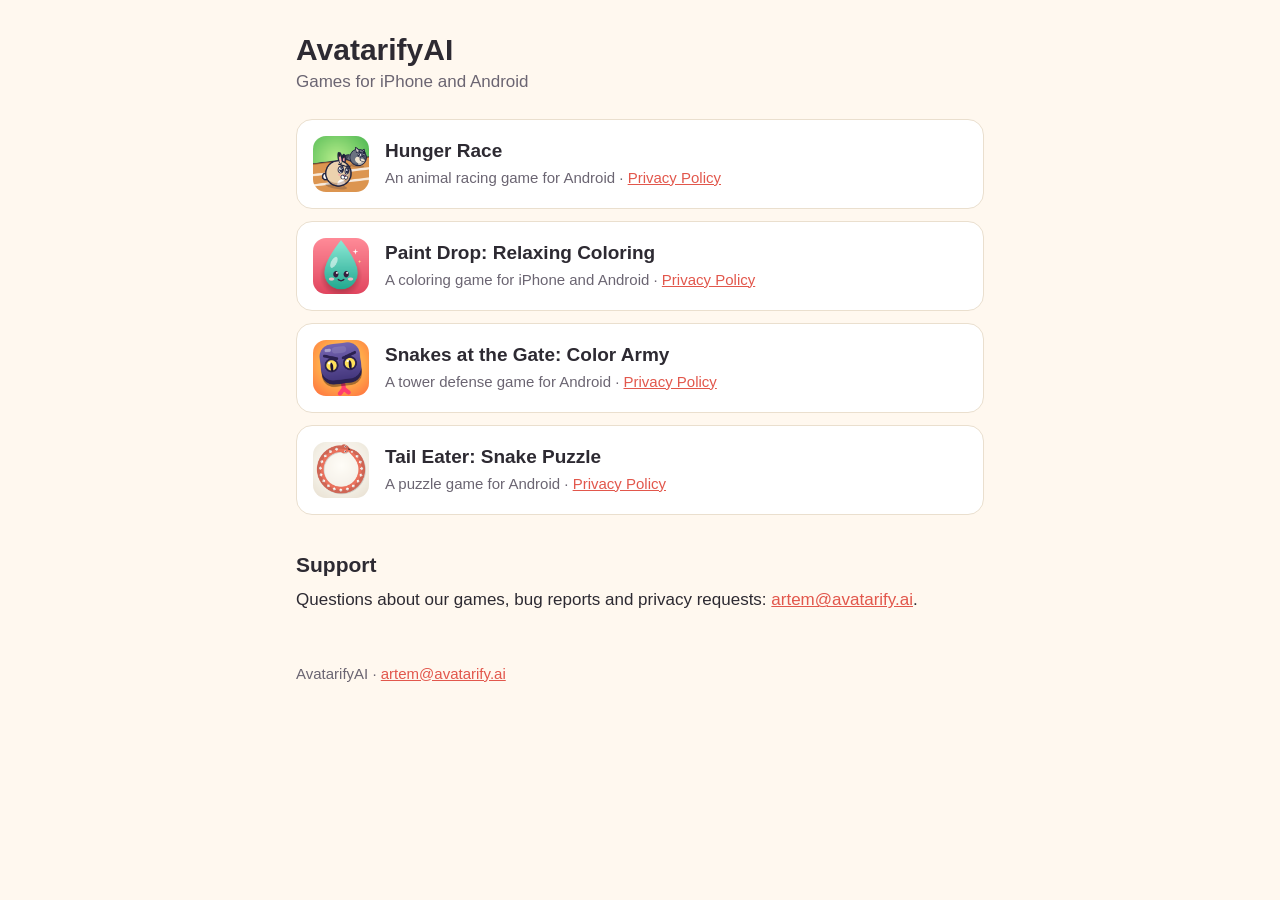
<file: index.html>
<!doctype html>
<!-- Built by _src/build.py from _src/templates/home.html and _src/games/. Edit those, not this file. -->
<html lang="en">
<head>
<meta charset="utf-8">
<meta name="viewport" content="width=device-width, initial-scale=1">
<title>AvatarifyAI games</title>
<meta name="description" content="Games by AvatarifyAI for iPhone and Android.">
<link rel="stylesheet" href="style.css">
</head>
<body>
<main>
<header>
  <div>
    <h1>AvatarifyAI</h1>
    <p>Games for iPhone and Android</p>
  </div>
</header>

<ul class="games">
  <li>
    <img src="hungerrace/icon.png" alt="Hunger Race icon">
    <div>
      <h2><a href="hungerrace/">Hunger Race</a></h2>
      <p>An animal racing game for Android · <a href="hungerrace/privacy.html">Privacy Policy</a></p>
    </div>
  </li>
  <li>
    <img src="paintdrop/icon.png" alt="Paint Drop icon">
    <div>
      <h2><a href="paintdrop/">Paint Drop: Relaxing Coloring</a></h2>
      <p>A coloring game for iPhone and Android · <a href="paintdrop/privacy.html">Privacy Policy</a></p>
    </div>
  </li>
  <li>
    <img src="pixelsnake/icon.png" alt="Snakes at the Gate icon">
    <div>
      <h2><a href="pixelsnake/">Snakes at the Gate: Color Army</a></h2>
      <p>A tower defense game for Android · <a href="pixelsnake/privacy.html">Privacy Policy</a></p>
    </div>
  </li>
  <li>
    <img src="taileater/icon.png" alt="Tail Eater icon">
    <div>
      <h2><a href="taileater/">Tail Eater: Snake Puzzle</a></h2>
      <p>A puzzle game for Android · <a href="taileater/privacy.html">Privacy Policy</a></p>
    </div>
  </li>
</ul>

<h2>Support</h2>
<p>Questions about our games, bug reports and privacy requests: <a href="mailto:artem@avatarify.ai">artem@avatarify.ai</a>.</p>

<footer>
  <p>AvatarifyAI · <a href="mailto:artem@avatarify.ai">artem@avatarify.ai</a></p>
</footer>
</main>
</body>
</html>
</file>
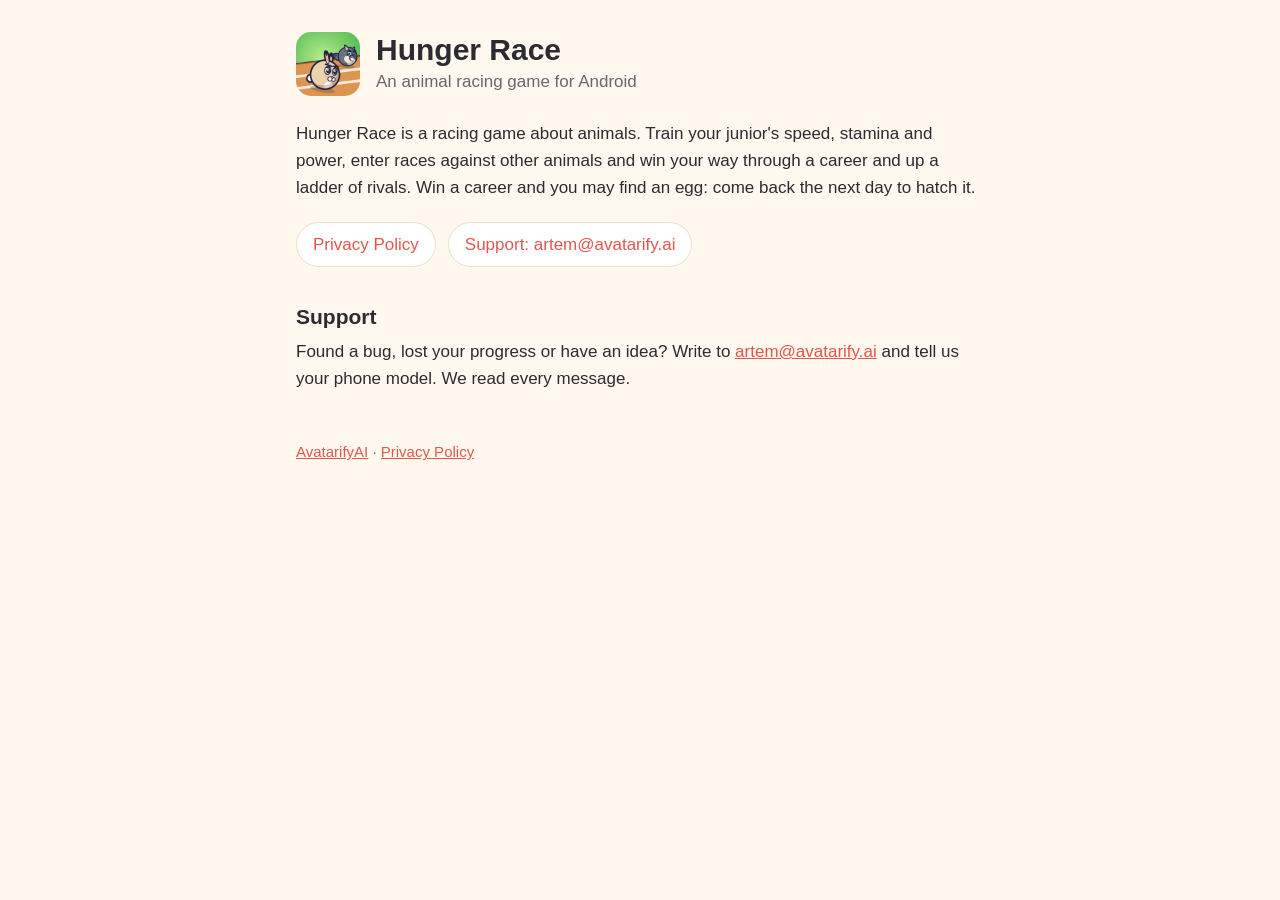
<file: hungerrace/index.html>
<!doctype html>
<!-- Built by _src/build.py from _src/templates/game.html and _src/games/hungerrace.json. Edit those, not this file. -->
<html lang="en">
<head>
<meta charset="utf-8">
<meta name="viewport" content="width=device-width, initial-scale=1">
<title>Hunger Race</title>
<meta name="description" content="Train a young animal and race it against rivals. An animal racing game for Android.">
<link rel="icon" href="icon.png">
<link rel="stylesheet" href="../style.css">
</head>
<body>
<main>
<header>
  <img src="icon.png" alt="Hunger Race icon">
  <div>
    <h1>Hunger Race</h1>
    <p>An animal racing game for Android</p>
  </div>
</header>

<p>Hunger Race is a racing game about animals. Train your junior&#x27;s speed, stamina and power, enter races against other animals and win your way through a career and up a ladder of rivals. Win a career and you may find an egg: come back the next day to hatch it.</p>

<div class="links">
  <a href="privacy.html">Privacy Policy</a>
  <a href="mailto:artem@avatarify.ai">Support: artem@avatarify.ai</a>
</div>

<h2>Support</h2>
<p>Found a bug, lost your progress or have an idea? Write to <a href="mailto:artem@avatarify.ai">artem@avatarify.ai</a> and tell us your phone model. We read every message.</p>

<footer>
  <p><a href="../">AvatarifyAI</a> · <a href="privacy.html">Privacy Policy</a></p>
</footer>
</main>
</body>
</html>
</file>
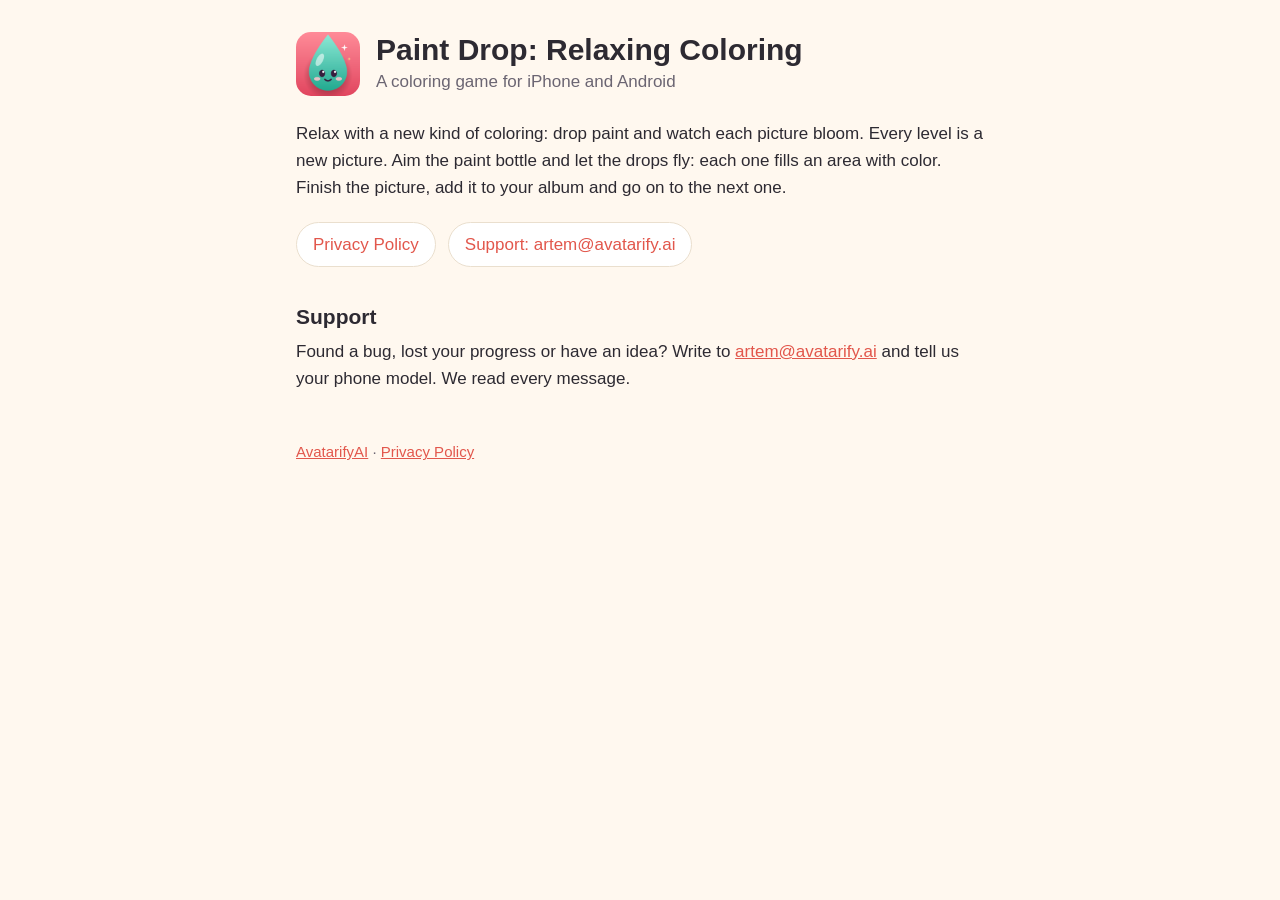
<file: paintdrop/index.html>
<!doctype html>
<!-- Built by _src/build.py from _src/templates/game.html and _src/games/paintdrop.json. Edit those, not this file. -->
<html lang="en">
<head>
<meta charset="utf-8">
<meta name="viewport" content="width=device-width, initial-scale=1">
<title>Paint Drop: Relaxing Coloring</title>
<meta name="description" content="Drop paint and watch cozy pictures bloom. A calm color puzzle for adults, for iPhone and Android.">
<link rel="icon" href="icon.png">
<link rel="stylesheet" href="../style.css">
</head>
<body>
<main>
<header>
  <img src="icon.png" alt="Paint Drop icon">
  <div>
    <h1>Paint Drop: Relaxing Coloring</h1>
    <p>A coloring game for iPhone and Android</p>
  </div>
</header>

<p>Relax with a new kind of coloring: drop paint and watch each picture bloom. Every level is a new picture. Aim the paint bottle and let the drops fly: each one fills an area with color. Finish the picture, add it to your album and go on to the next one.</p>

<div class="links">
  <a href="privacy.html">Privacy Policy</a>
  <a href="mailto:artem@avatarify.ai">Support: artem@avatarify.ai</a>
</div>

<h2>Support</h2>
<p>Found a bug, lost your progress or have an idea? Write to <a href="mailto:artem@avatarify.ai">artem@avatarify.ai</a> and tell us your phone model. We read every message.</p>

<footer>
  <p><a href="../">AvatarifyAI</a> · <a href="privacy.html">Privacy Policy</a></p>
</footer>
</main>
</body>
</html>
</file>
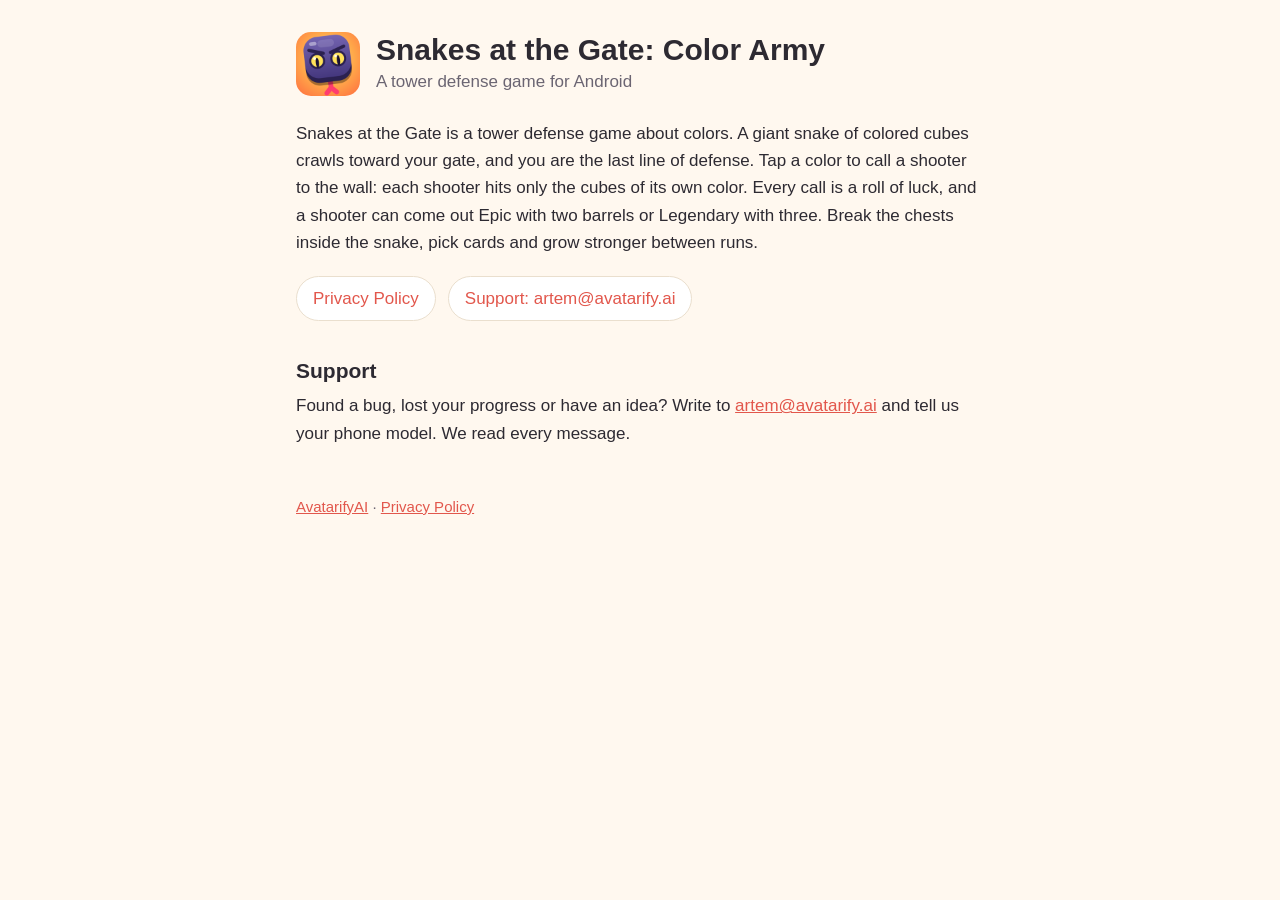
<file: pixelsnake/index.html>
<!doctype html>
<!-- Built by _src/build.py from _src/templates/game.html and _src/games/pixelsnake.json. Edit those, not this file. -->
<html lang="en">
<head>
<meta charset="utf-8">
<meta name="viewport" content="width=device-width, initial-scale=1">
<title>Snakes at the Gate: Color Army</title>
<meta name="description" content="A giant snake of colored cubes is crawling to your gate. Call a color army and hold it back. A tower defense game for Android.">
<link rel="icon" href="icon.png">
<link rel="stylesheet" href="../style.css">
</head>
<body>
<main>
<header>
  <img src="icon.png" alt="Snakes at the Gate icon">
  <div>
    <h1>Snakes at the Gate: Color Army</h1>
    <p>A tower defense game for Android</p>
  </div>
</header>

<p>Snakes at the Gate is a tower defense game about colors. A giant snake of colored cubes crawls toward your gate, and you are the last line of defense. Tap a color to call a shooter to the wall: each shooter hits only the cubes of its own color. Every call is a roll of luck, and a shooter can come out Epic with two barrels or Legendary with three. Break the chests inside the snake, pick cards and grow stronger between runs.</p>

<div class="links">
  <a href="privacy.html">Privacy Policy</a>
  <a href="mailto:artem@avatarify.ai">Support: artem@avatarify.ai</a>
</div>

<h2>Support</h2>
<p>Found a bug, lost your progress or have an idea? Write to <a href="mailto:artem@avatarify.ai">artem@avatarify.ai</a> and tell us your phone model. We read every message.</p>

<footer>
  <p><a href="../">AvatarifyAI</a> · <a href="privacy.html">Privacy Policy</a></p>
</footer>
</main>
</body>
</html>
</file>
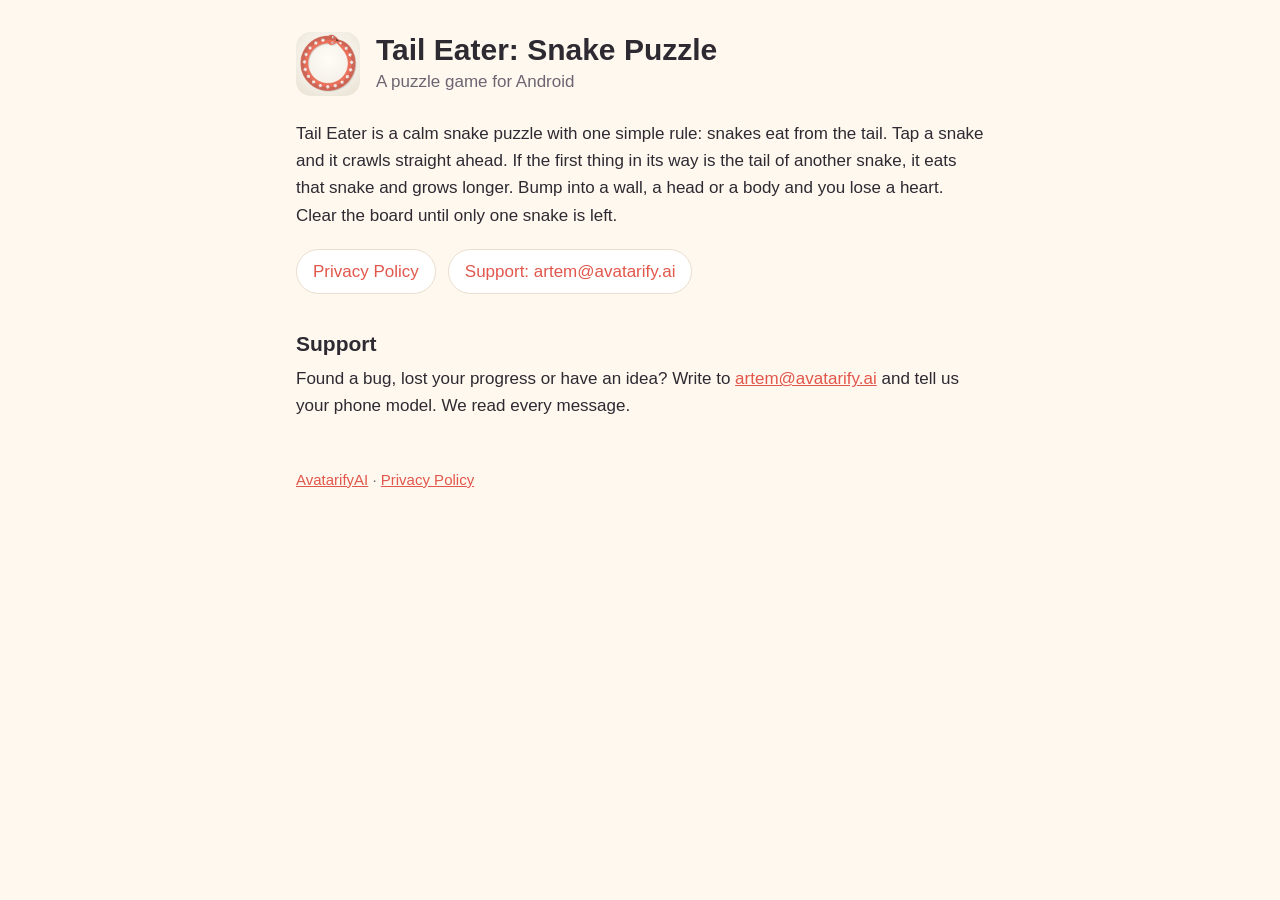
<file: taileater/index.html>
<!doctype html>
<!-- Built by _src/build.py from _src/templates/game.html and _src/games/taileater.json. Edit those, not this file. -->
<html lang="en">
<head>
<meta charset="utf-8">
<meta name="viewport" content="width=device-width, initial-scale=1">
<title>Tail Eater: Snake Puzzle</title>
<meta name="description" content="Snakes eat each other from the tail until only one is left. A calm snake puzzle for Android.">
<link rel="icon" href="icon.png">
<link rel="stylesheet" href="../style.css">
</head>
<body>
<main>
<header>
  <img src="icon.png" alt="Tail Eater icon">
  <div>
    <h1>Tail Eater: Snake Puzzle</h1>
    <p>A puzzle game for Android</p>
  </div>
</header>

<p>Tail Eater is a calm snake puzzle with one simple rule: snakes eat from the tail. Tap a snake and it crawls straight ahead. If the first thing in its way is the tail of another snake, it eats that snake and grows longer. Bump into a wall, a head or a body and you lose a heart. Clear the board until only one snake is left.</p>

<div class="links">
  <a href="privacy.html">Privacy Policy</a>
  <a href="mailto:artem@avatarify.ai">Support: artem@avatarify.ai</a>
</div>

<h2>Support</h2>
<p>Found a bug, lost your progress or have an idea? Write to <a href="mailto:artem@avatarify.ai">artem@avatarify.ai</a> and tell us your phone model. We read every message.</p>

<footer>
  <p><a href="../">AvatarifyAI</a> · <a href="privacy.html">Privacy Policy</a></p>
</footer>
</main>
</body>
</html>
</file>
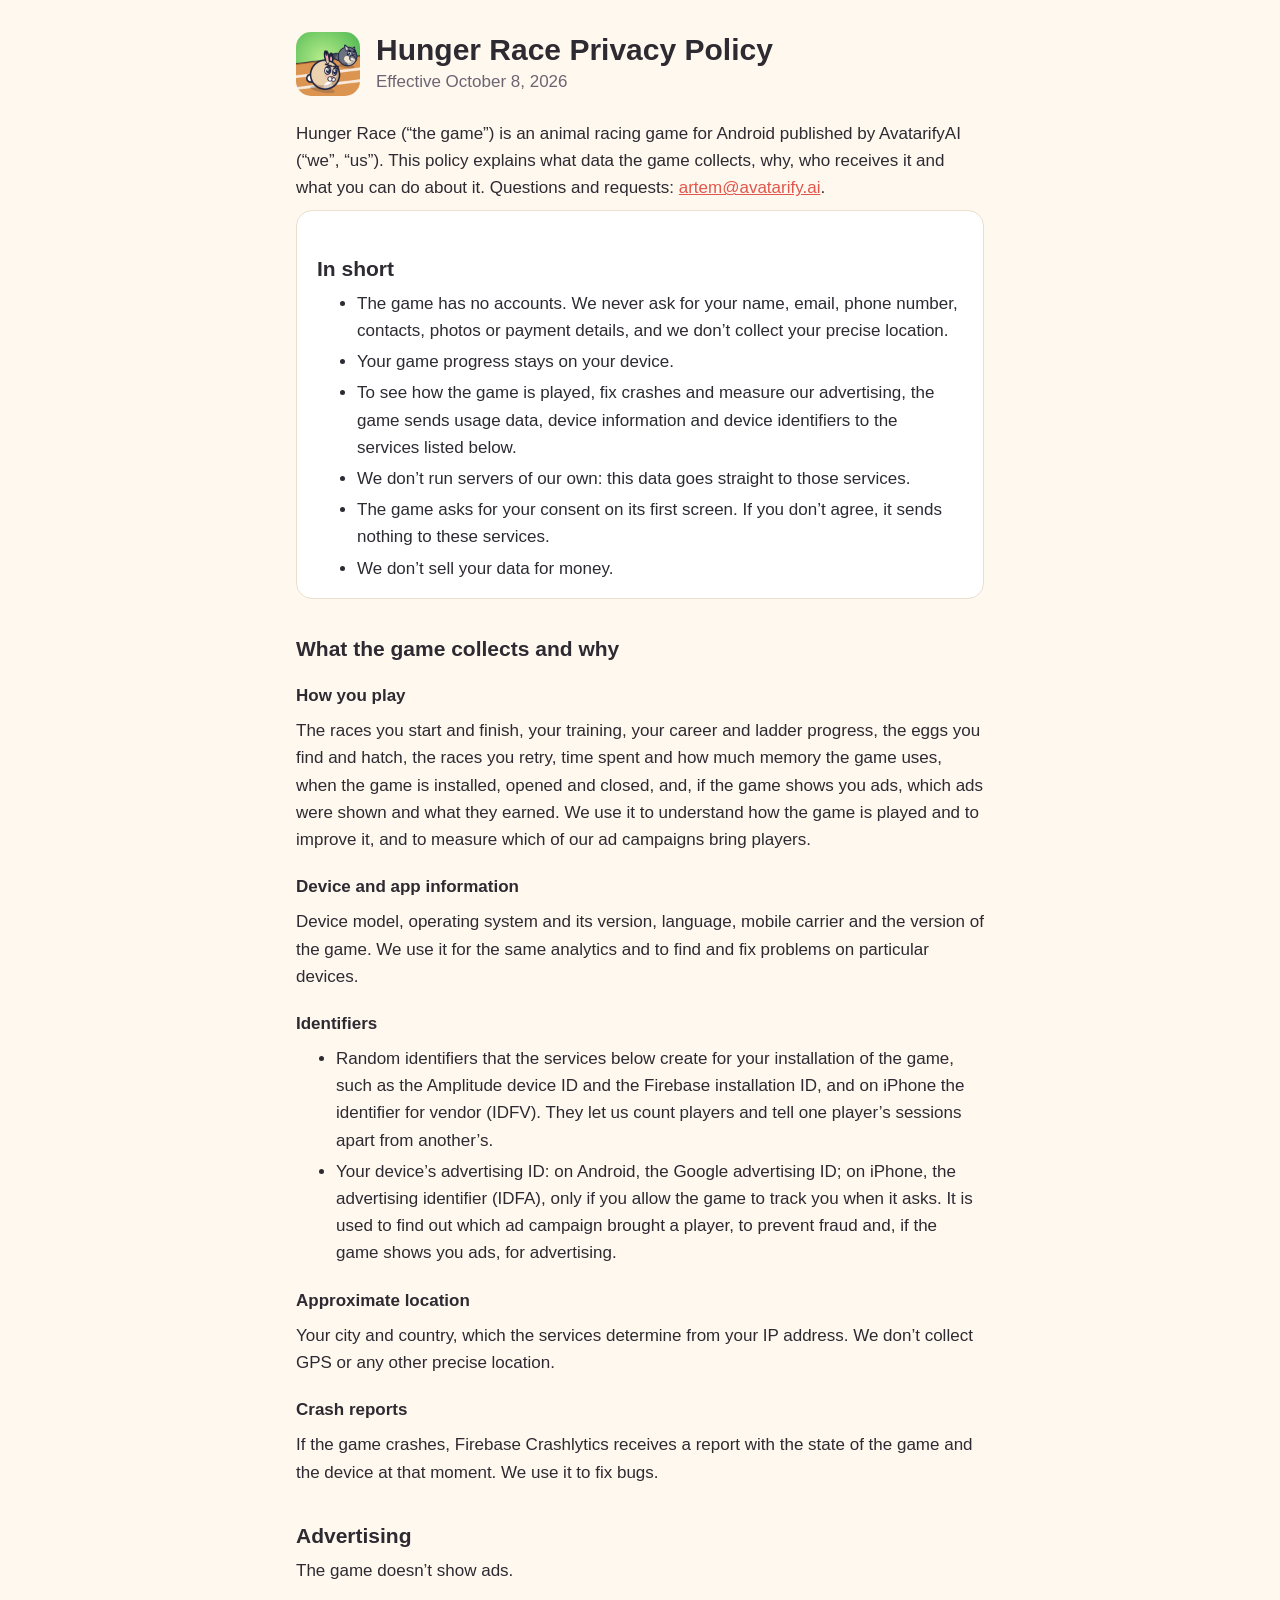
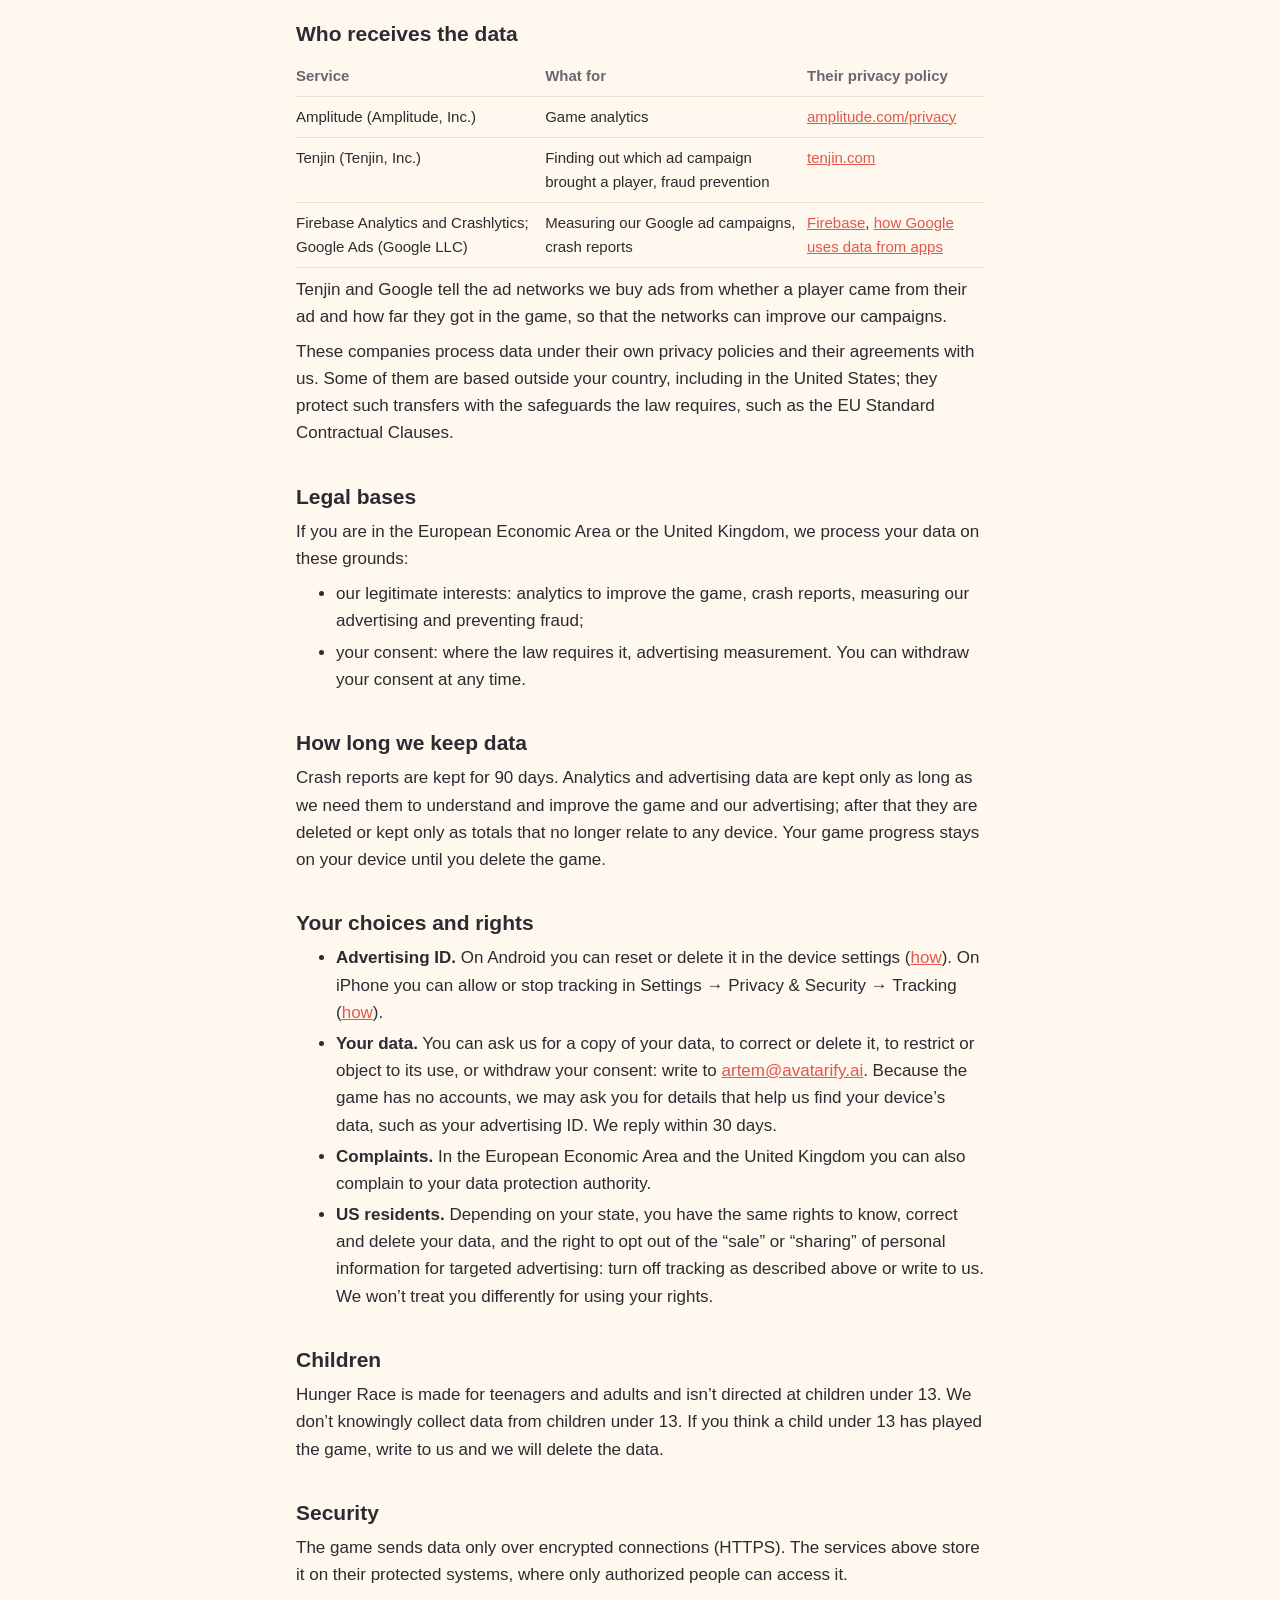
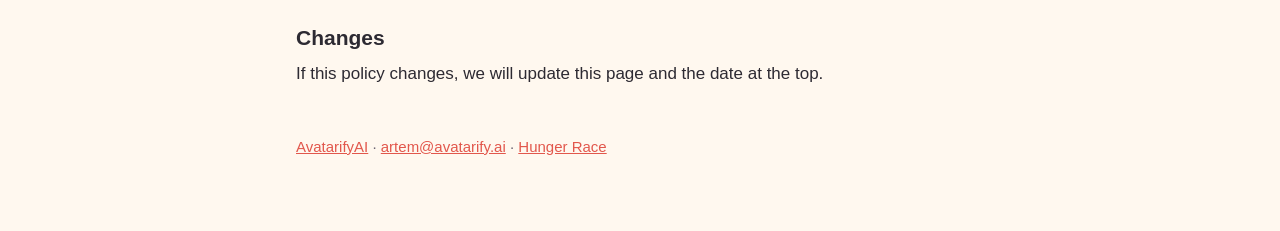
<file: hungerrace/privacy.html>
<!doctype html>
<!-- Built by _src/build.py from _src/templates/privacy.html and _src/games/hungerrace.json. Edit those, not this file. -->
<html lang="en">
<head>
<meta charset="utf-8">
<meta name="viewport" content="width=device-width, initial-scale=1">
<title>Privacy Policy – Hunger Race</title>
<meta name="description" content="How Hunger Race, an animal racing game for Android, collects, uses and shares data.">
<link rel="icon" href="icon.png">
<link rel="stylesheet" href="../style.css">
</head>
<body>
<main>
<header>
  <img src="icon.png" alt="Hunger Race icon">
  <div>
    <h1>Hunger Race Privacy Policy</h1>
    <p>Effective October 8, 2026</p>
  </div>
</header>

<p>Hunger Race (“the game”) is an animal racing game for Android published by AvatarifyAI (“we”, “us”). This policy explains what data the game collects, why, who receives it and what you can do about it. Questions and requests: <a href="mailto:artem@avatarify.ai">artem@avatarify.ai</a>.</p>

<div class="summary">
<h2>In short</h2>
<ul>
  <li>The game has no accounts. We never ask for your name, email, phone number, contacts, photos or payment details, and we don’t collect your precise location.</li>
  <li>Your game progress stays on your device.</li>
  <li>To see how the game is played, fix crashes and measure our advertising, the game sends usage data, device information and device identifiers to the services listed below.</li>
  <li>We don’t run servers of our own: this data goes straight to those services.</li>
  <li>The game asks for your consent on its first screen. If you don’t agree, it sends nothing to these services.</li>
  <li>We don’t sell your data for money.</li>
</ul>
</div>

<h2>What the game collects and why</h2>
<h3>How you play</h3>
<p>The races you start and finish, your training, your career and ladder progress, the eggs you find and hatch, the races you retry, time spent and how much memory the game uses, when the game is installed, opened and closed, and, if the game shows you ads, which ads were shown and what they earned. We use it to understand how the game is played and to improve it, and to measure which of our ad campaigns bring players.</p>
<h3>Device and app information</h3>
<p>Device model, operating system and its version, language, mobile carrier and the version of the game. We use it for the same analytics and to find and fix problems on particular devices.</p>
<h3>Identifiers</h3>
<ul>
  <li>Random identifiers that the services below create for your installation of the game, such as the Amplitude device ID and the Firebase installation ID, and on iPhone the identifier for vendor (IDFV). They let us count players and tell one player’s sessions apart from another’s.</li>
  <li>Your device’s advertising ID: on Android, the Google advertising ID; on iPhone, the advertising identifier (IDFA), only if you allow the game to track you when it asks. It is used to find out which ad campaign brought a player, to prevent fraud and, if the game shows you ads, for advertising.</li>
</ul>
<h3>Approximate location</h3>
<p>Your city and country, which the services determine from your IP address. We don’t collect GPS or any other precise location.</p>
<h3>Crash reports</h3>
<p>If the game crashes, Firebase Crashlytics receives a report with the state of the game and the device at that moment. We use it to fix bugs.</p>

<h2>Advertising</h2>
<p>The game doesn’t show ads.</p>

<h2>Who receives the data</h2>
<div class="table">
<table>
  <tr><th>Service</th><th>What for</th><th>Their privacy policy</th></tr>
  <tr><td>Amplitude (Amplitude, Inc.)</td><td>Game analytics</td><td><a href="https://amplitude.com/privacy">amplitude.com/privacy</a></td></tr>
  <tr><td>Tenjin (Tenjin, Inc.)</td><td>Finding out which ad campaign brought a player, fraud prevention</td><td><a href="https://tenjin.com/privacy/">tenjin.com</a></td></tr>
  <tr><td>Firebase Analytics and Crashlytics; Google Ads (Google LLC)</td><td>Measuring our Google ad campaigns, crash reports</td><td><a href="https://firebase.google.com/support/privacy">Firebase</a>, <a href="https://policies.google.com/technologies/partner-sites">how Google uses data from apps</a></td></tr>
</table>
</div>
<p>Tenjin and Google tell the ad networks we buy ads from whether a player came from their ad and how far they got in the game, so that the networks can improve our campaigns.</p>
<p>These companies process data under their own privacy policies and their agreements with us. Some of them are based outside your country, including in the United States; they protect such transfers with the safeguards the law requires, such as the EU Standard Contractual Clauses.</p>

<h2>Legal bases</h2>
<p>If you are in the European Economic Area or the United Kingdom, we process your data on these grounds:</p>
<ul>
  <li>our legitimate interests: analytics to improve the game, crash reports, measuring our advertising and preventing fraud;</li>
  <li>your consent: where the law requires it, advertising measurement. You can withdraw your consent at any time.</li>
</ul>

<h2>How long we keep data</h2>
<p>Crash reports are kept for 90 days. Analytics and advertising data are kept only as long as we need them to understand and improve the game and our advertising; after that they are deleted or kept only as totals that no longer relate to any device. Your game progress stays on your device until you delete the game.</p>

<h2>Your choices and rights</h2>
<ul>
  <li><strong>Advertising ID.</strong> On Android you can reset or delete it in the device settings (<a href="https://support.google.com/googleplay/answer/3405269">how</a>). On iPhone you can allow or stop tracking in Settings → Privacy &amp; Security → Tracking (<a href="https://support.apple.com/en-us/102420">how</a>).</li>
  <li><strong>Your data.</strong> You can ask us for a copy of your data, to correct or delete it, to restrict or object to its use, or withdraw your consent: write to <a href="mailto:artem@avatarify.ai">artem@avatarify.ai</a>. Because the game has no accounts, we may ask you for details that help us find your device’s data, such as your advertising ID. We reply within 30 days.</li>
  <li><strong>Complaints.</strong> In the European Economic Area and the United Kingdom you can also complain to your data protection authority.</li>
  <li><strong>US residents.</strong> Depending on your state, you have the same rights to know, correct and delete your data, and the right to opt out of the “sale” or “sharing” of personal information for targeted advertising: turn off tracking as described above or write to us. We won’t treat you differently for using your rights.</li>
</ul>

<h2>Children</h2>
<p>Hunger Race is made for teenagers and adults and isn’t directed at children under 13. We don’t knowingly collect data from children under 13. If you think a child under 13 has played the game, write to us and we will delete the data.</p>

<h2>Security</h2>
<p>The game sends data only over encrypted connections (HTTPS). The services above store it on their protected systems, where only authorized people can access it.</p>

<h2>Changes</h2>
<p>If this policy changes, we will update this page and the date at the top.</p>

<footer>
  <p><a href="../">AvatarifyAI</a> · <a href="mailto:artem@avatarify.ai">artem@avatarify.ai</a> · <a href="./">Hunger Race</a></p>
</footer>
</main>
</body>
</html>
</file>
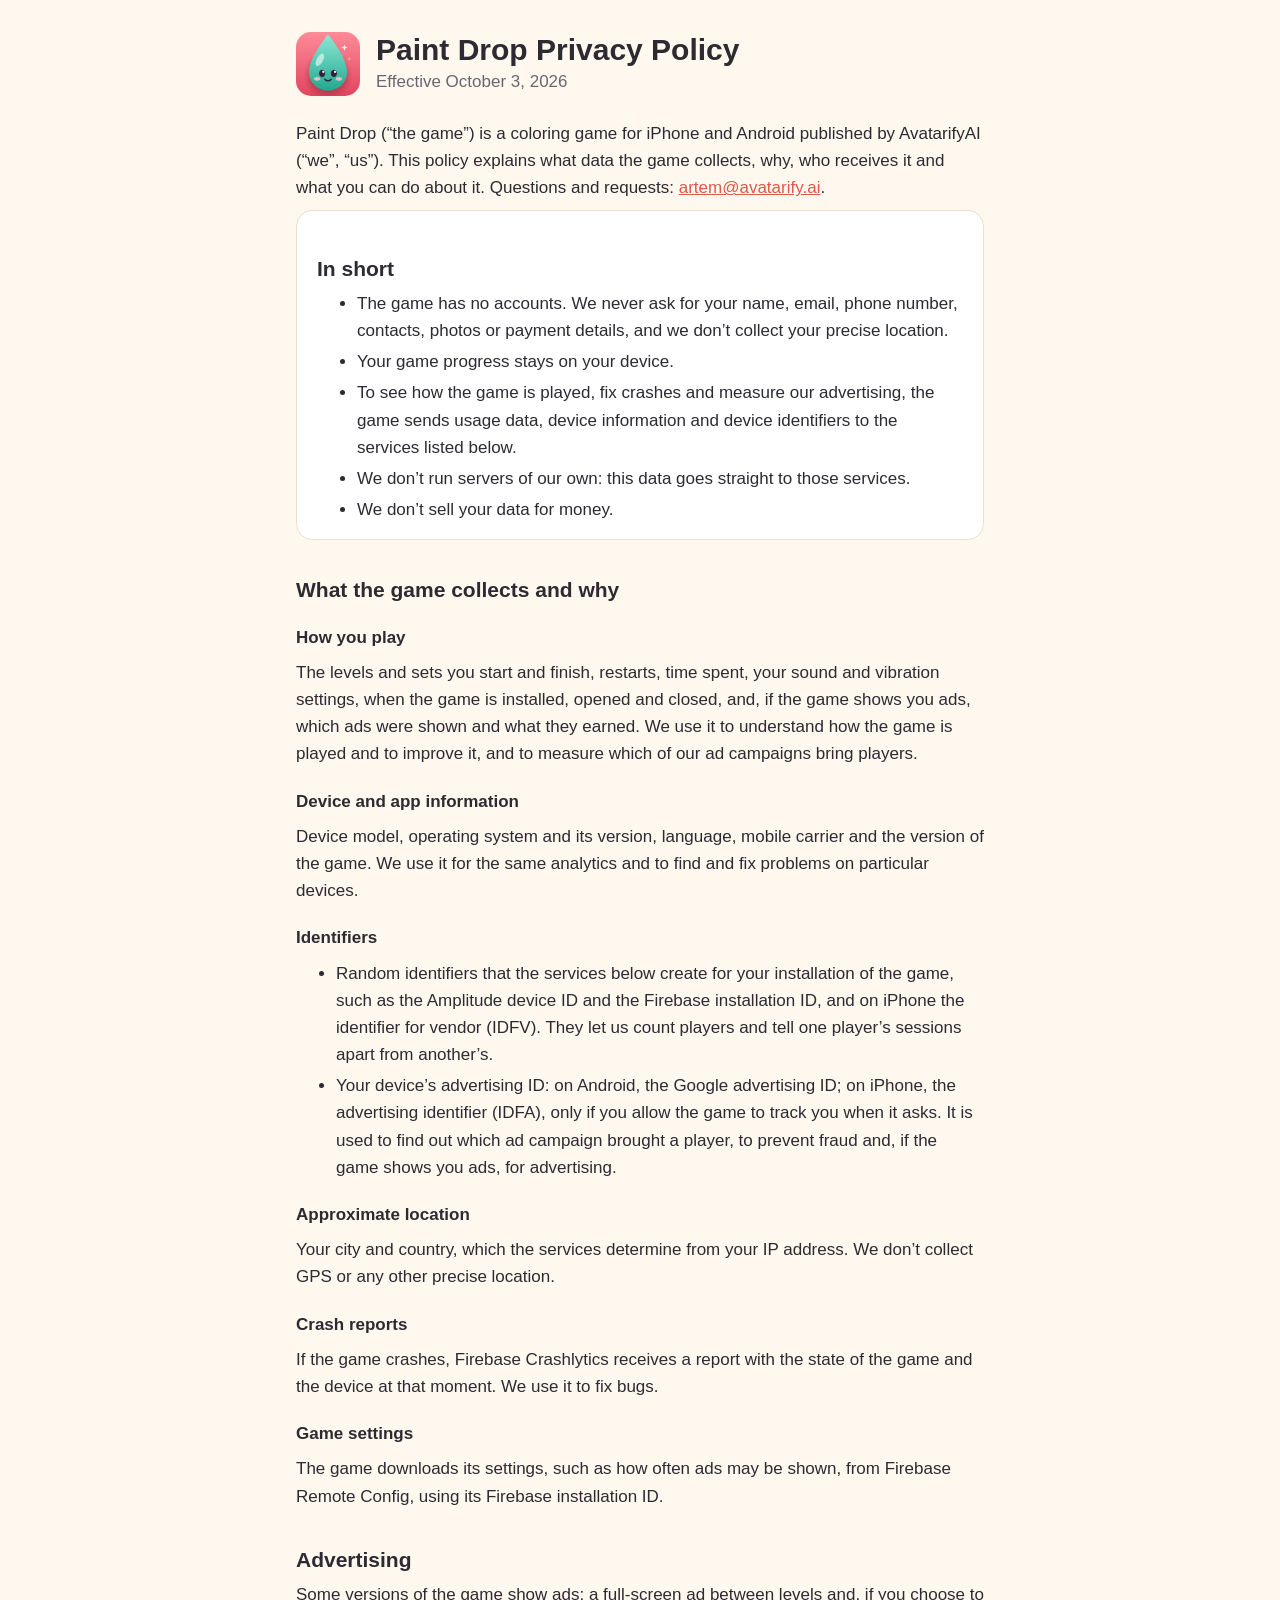
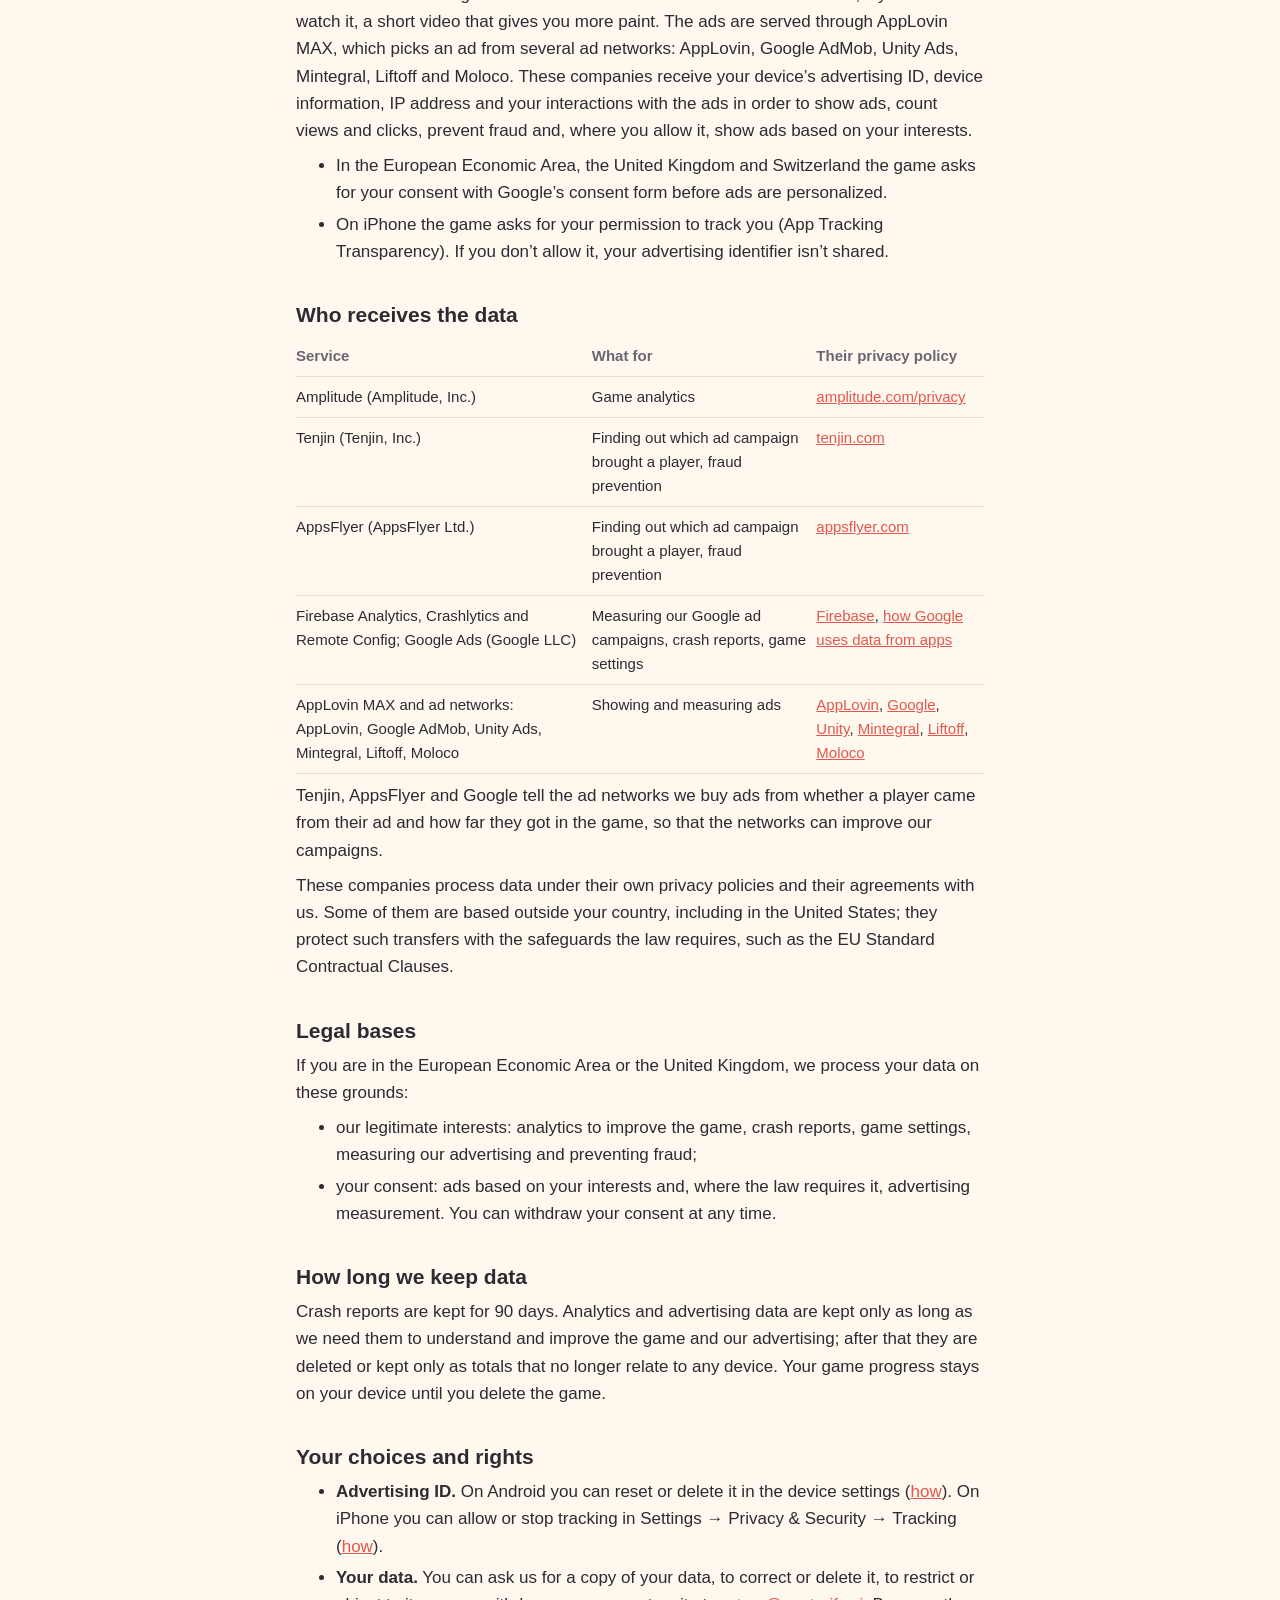
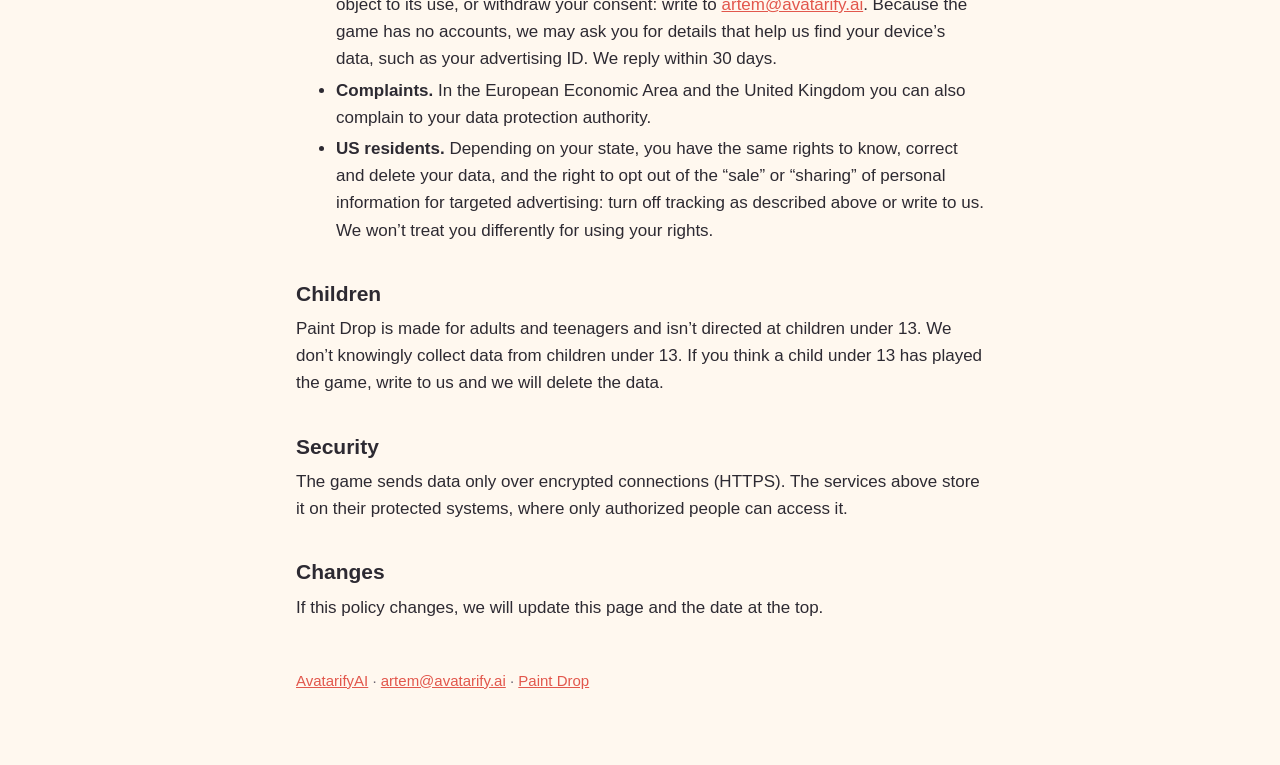
<file: paintdrop/privacy.html>
<!doctype html>
<!-- Built by _src/build.py from _src/templates/privacy.html and _src/games/paintdrop.json. Edit those, not this file. -->
<html lang="en">
<head>
<meta charset="utf-8">
<meta name="viewport" content="width=device-width, initial-scale=1">
<title>Privacy Policy – Paint Drop</title>
<meta name="description" content="How Paint Drop, a coloring game for iPhone and Android, collects, uses and shares data.">
<link rel="icon" href="icon.png">
<link rel="stylesheet" href="../style.css">
</head>
<body>
<main>
<header>
  <img src="icon.png" alt="Paint Drop icon">
  <div>
    <h1>Paint Drop Privacy Policy</h1>
    <p>Effective October 3, 2026</p>
  </div>
</header>

<p>Paint Drop (“the game”) is a coloring game for iPhone and Android published by AvatarifyAI (“we”, “us”). This policy explains what data the game collects, why, who receives it and what you can do about it. Questions and requests: <a href="mailto:artem@avatarify.ai">artem@avatarify.ai</a>.</p>

<div class="summary">
<h2>In short</h2>
<ul>
  <li>The game has no accounts. We never ask for your name, email, phone number, contacts, photos or payment details, and we don’t collect your precise location.</li>
  <li>Your game progress stays on your device.</li>
  <li>To see how the game is played, fix crashes and measure our advertising, the game sends usage data, device information and device identifiers to the services listed below.</li>
  <li>We don’t run servers of our own: this data goes straight to those services.</li>
  <li>We don’t sell your data for money.</li>
</ul>
</div>

<h2>What the game collects and why</h2>
<h3>How you play</h3>
<p>The levels and sets you start and finish, restarts, time spent, your sound and vibration settings, when the game is installed, opened and closed, and, if the game shows you ads, which ads were shown and what they earned. We use it to understand how the game is played and to improve it, and to measure which of our ad campaigns bring players.</p>
<h3>Device and app information</h3>
<p>Device model, operating system and its version, language, mobile carrier and the version of the game. We use it for the same analytics and to find and fix problems on particular devices.</p>
<h3>Identifiers</h3>
<ul>
  <li>Random identifiers that the services below create for your installation of the game, such as the Amplitude device ID and the Firebase installation ID, and on iPhone the identifier for vendor (IDFV). They let us count players and tell one player’s sessions apart from another’s.</li>
  <li>Your device’s advertising ID: on Android, the Google advertising ID; on iPhone, the advertising identifier (IDFA), only if you allow the game to track you when it asks. It is used to find out which ad campaign brought a player, to prevent fraud and, if the game shows you ads, for advertising.</li>
</ul>
<h3>Approximate location</h3>
<p>Your city and country, which the services determine from your IP address. We don’t collect GPS or any other precise location.</p>
<h3>Crash reports</h3>
<p>If the game crashes, Firebase Crashlytics receives a report with the state of the game and the device at that moment. We use it to fix bugs.</p>
<h3>Game settings</h3>
<p>The game downloads its settings, such as how often ads may be shown, from Firebase Remote Config, using its Firebase installation ID.</p>

<h2>Advertising</h2>
<p>Some versions of the game show ads: a full-screen ad between levels and, if you choose to watch it, a short video that gives you more paint. The ads are served through AppLovin MAX, which picks an ad from several ad networks: AppLovin, Google AdMob, Unity Ads, Mintegral, Liftoff and Moloco. These companies receive your device’s advertising ID, device information, IP address and your interactions with the ads in order to show ads, count views and clicks, prevent fraud and, where you allow it, show ads based on your interests.</p>
<ul>
  <li>In the European Economic Area, the United Kingdom and Switzerland the game asks for your consent with Google’s consent form before ads are personalized.</li>
  <li>On iPhone the game asks for your permission to track you (App Tracking Transparency). If you don’t allow it, your advertising identifier isn’t shared.</li>
</ul>

<h2>Who receives the data</h2>
<div class="table">
<table>
  <tr><th>Service</th><th>What for</th><th>Their privacy policy</th></tr>
  <tr><td>Amplitude (Amplitude, Inc.)</td><td>Game analytics</td><td><a href="https://amplitude.com/privacy">amplitude.com/privacy</a></td></tr>
  <tr><td>Tenjin (Tenjin, Inc.)</td><td>Finding out which ad campaign brought a player, fraud prevention</td><td><a href="https://tenjin.com/privacy/">tenjin.com</a></td></tr>
  <tr><td>AppsFlyer (AppsFlyer Ltd.)</td><td>Finding out which ad campaign brought a player, fraud prevention</td><td><a href="https://www.appsflyer.com/legal/services-privacy-policy/">appsflyer.com</a></td></tr>
  <tr><td>Firebase Analytics, Crashlytics and Remote Config; Google Ads (Google LLC)</td><td>Measuring our Google ad campaigns, crash reports, game settings</td><td><a href="https://firebase.google.com/support/privacy">Firebase</a>, <a href="https://policies.google.com/technologies/partner-sites">how Google uses data from apps</a></td></tr>
  <tr><td>AppLovin MAX and ad networks: AppLovin, Google AdMob, Unity Ads, Mintegral, Liftoff, Moloco</td><td>Showing and measuring ads</td><td><a href="https://www.applovin.com/privacy/">AppLovin</a>, <a href="https://policies.google.com/privacy">Google</a>, <a href="https://unity.com/legal/privacy-policy">Unity</a>, <a href="https://www.mintegral.com/en/privacy">Mintegral</a>, <a href="https://liftoff.io/privacy-policy/">Liftoff</a>, <a href="https://www.moloco.com/privacy-policy">Moloco</a></td></tr>
</table>
</div>
<p>Tenjin, AppsFlyer and Google tell the ad networks we buy ads from whether a player came from their ad and how far they got in the game, so that the networks can improve our campaigns.</p>
<p>These companies process data under their own privacy policies and their agreements with us. Some of them are based outside your country, including in the United States; they protect such transfers with the safeguards the law requires, such as the EU Standard Contractual Clauses.</p>

<h2>Legal bases</h2>
<p>If you are in the European Economic Area or the United Kingdom, we process your data on these grounds:</p>
<ul>
  <li>our legitimate interests: analytics to improve the game, crash reports, game settings, measuring our advertising and preventing fraud;</li>
  <li>your consent: ads based on your interests and, where the law requires it, advertising measurement. You can withdraw your consent at any time.</li>
</ul>

<h2>How long we keep data</h2>
<p>Crash reports are kept for 90 days. Analytics and advertising data are kept only as long as we need them to understand and improve the game and our advertising; after that they are deleted or kept only as totals that no longer relate to any device. Your game progress stays on your device until you delete the game.</p>

<h2>Your choices and rights</h2>
<ul>
  <li><strong>Advertising ID.</strong> On Android you can reset or delete it in the device settings (<a href="https://support.google.com/googleplay/answer/3405269">how</a>). On iPhone you can allow or stop tracking in Settings → Privacy &amp; Security → Tracking (<a href="https://support.apple.com/en-us/102420">how</a>).</li>
  <li><strong>Your data.</strong> You can ask us for a copy of your data, to correct or delete it, to restrict or object to its use, or withdraw your consent: write to <a href="mailto:artem@avatarify.ai">artem@avatarify.ai</a>. Because the game has no accounts, we may ask you for details that help us find your device’s data, such as your advertising ID. We reply within 30 days.</li>
  <li><strong>Complaints.</strong> In the European Economic Area and the United Kingdom you can also complain to your data protection authority.</li>
  <li><strong>US residents.</strong> Depending on your state, you have the same rights to know, correct and delete your data, and the right to opt out of the “sale” or “sharing” of personal information for targeted advertising: turn off tracking as described above or write to us. We won’t treat you differently for using your rights.</li>
</ul>

<h2>Children</h2>
<p>Paint Drop is made for adults and teenagers and isn’t directed at children under 13. We don’t knowingly collect data from children under 13. If you think a child under 13 has played the game, write to us and we will delete the data.</p>

<h2>Security</h2>
<p>The game sends data only over encrypted connections (HTTPS). The services above store it on their protected systems, where only authorized people can access it.</p>

<h2>Changes</h2>
<p>If this policy changes, we will update this page and the date at the top.</p>

<footer>
  <p><a href="../">AvatarifyAI</a> · <a href="mailto:artem@avatarify.ai">artem@avatarify.ai</a> · <a href="./">Paint Drop</a></p>
</footer>
</main>
</body>
</html>
</file>
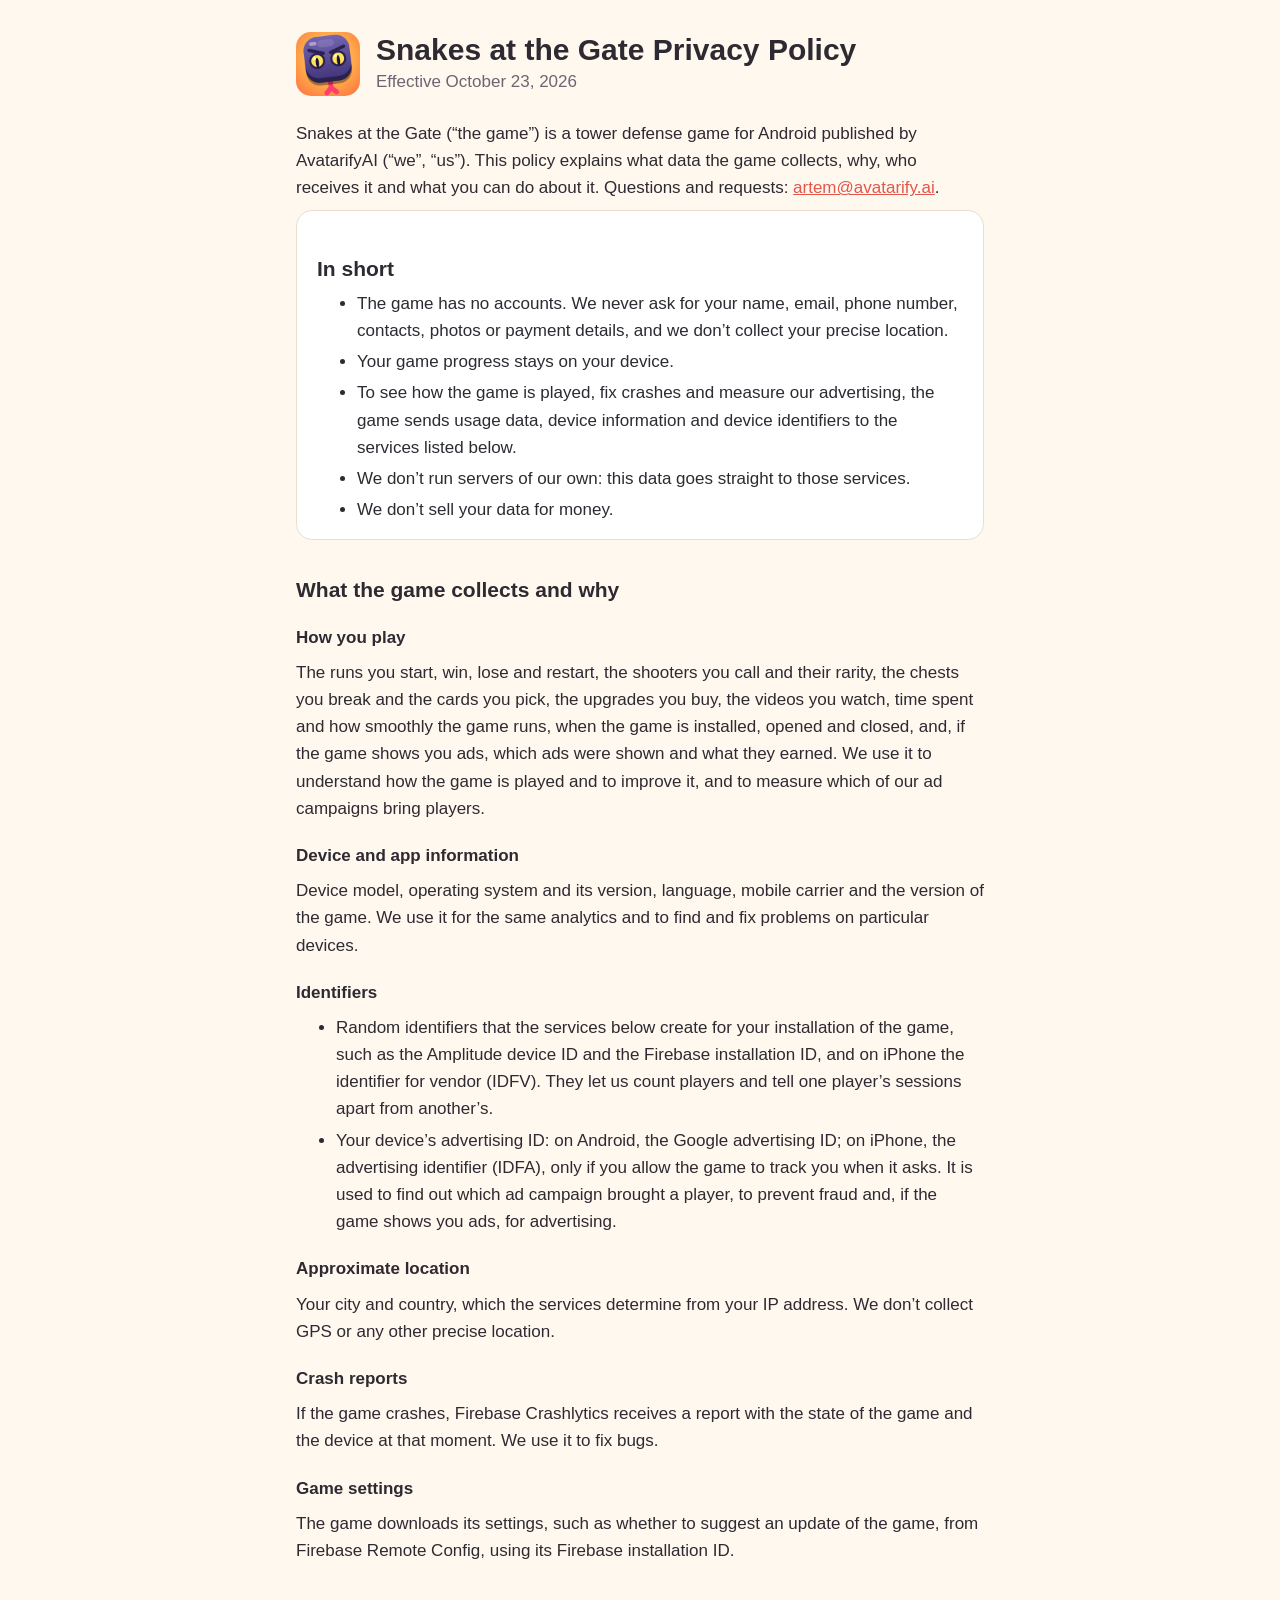
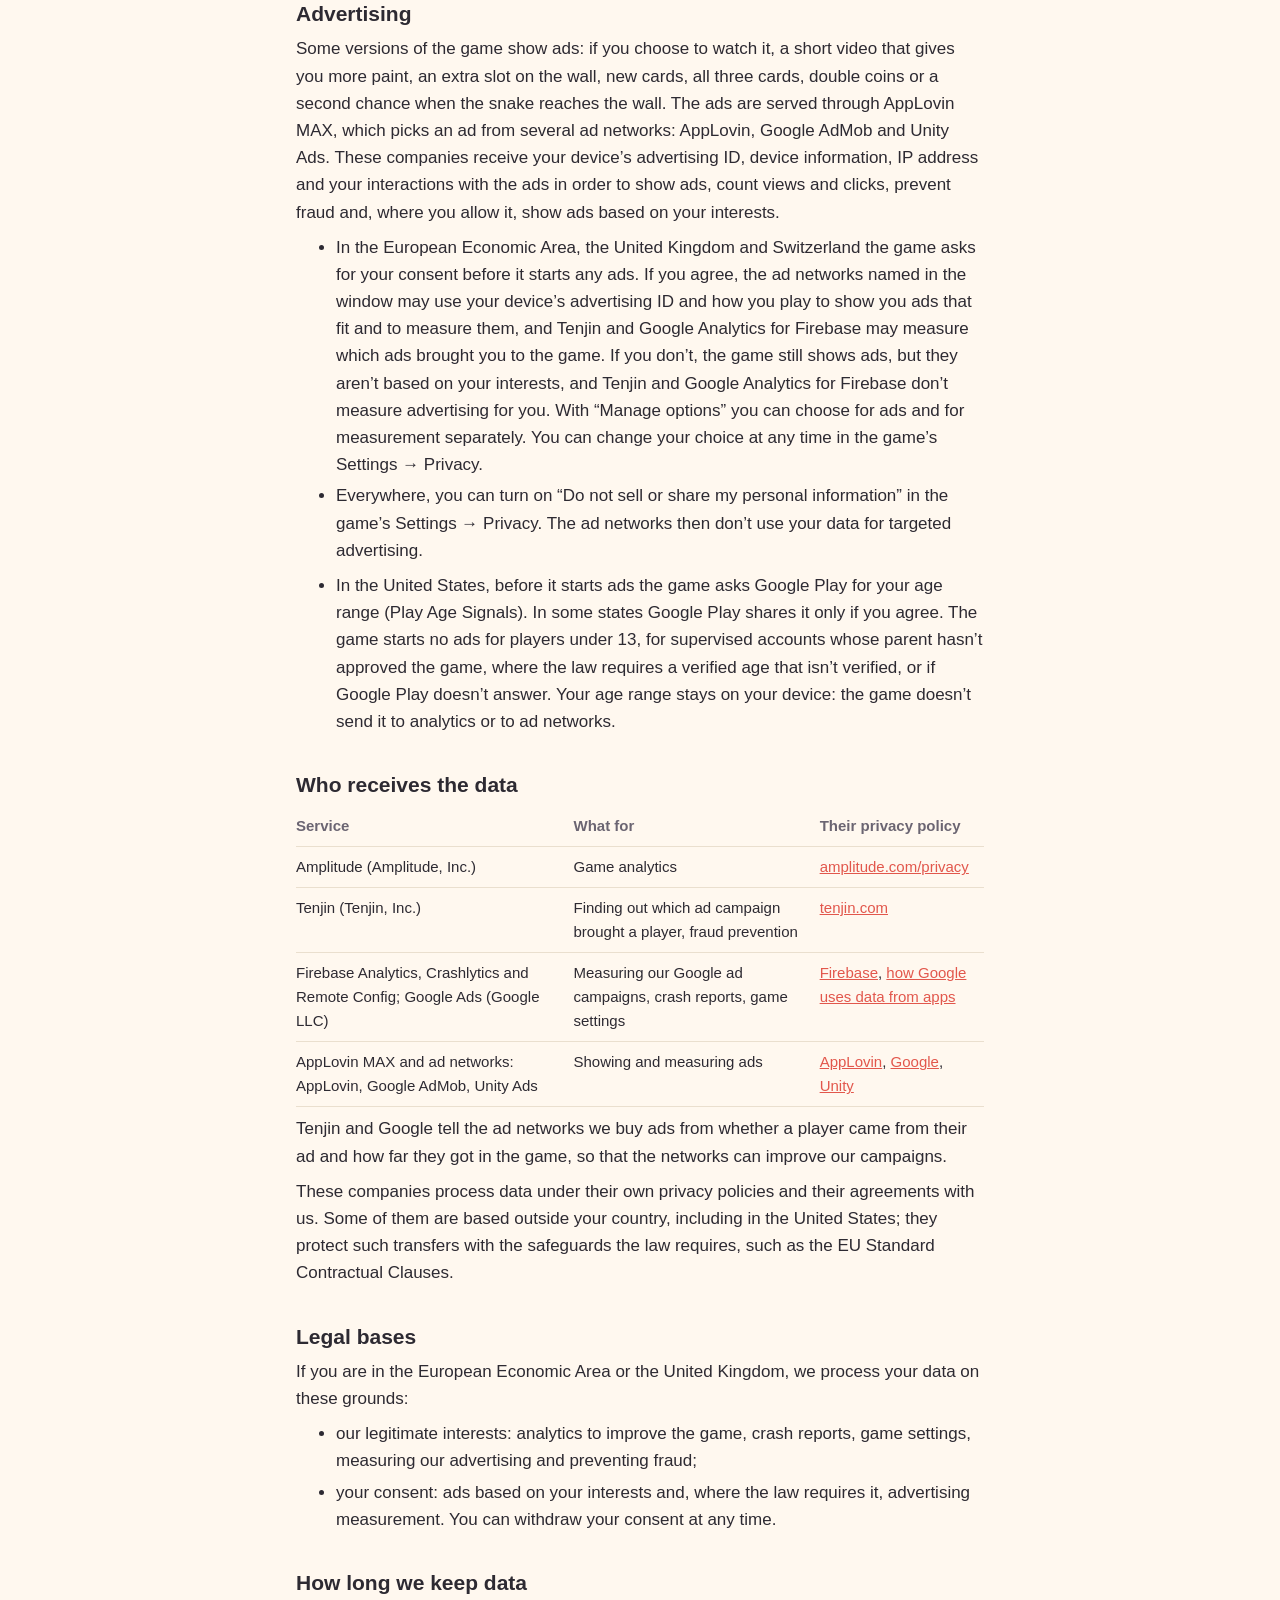
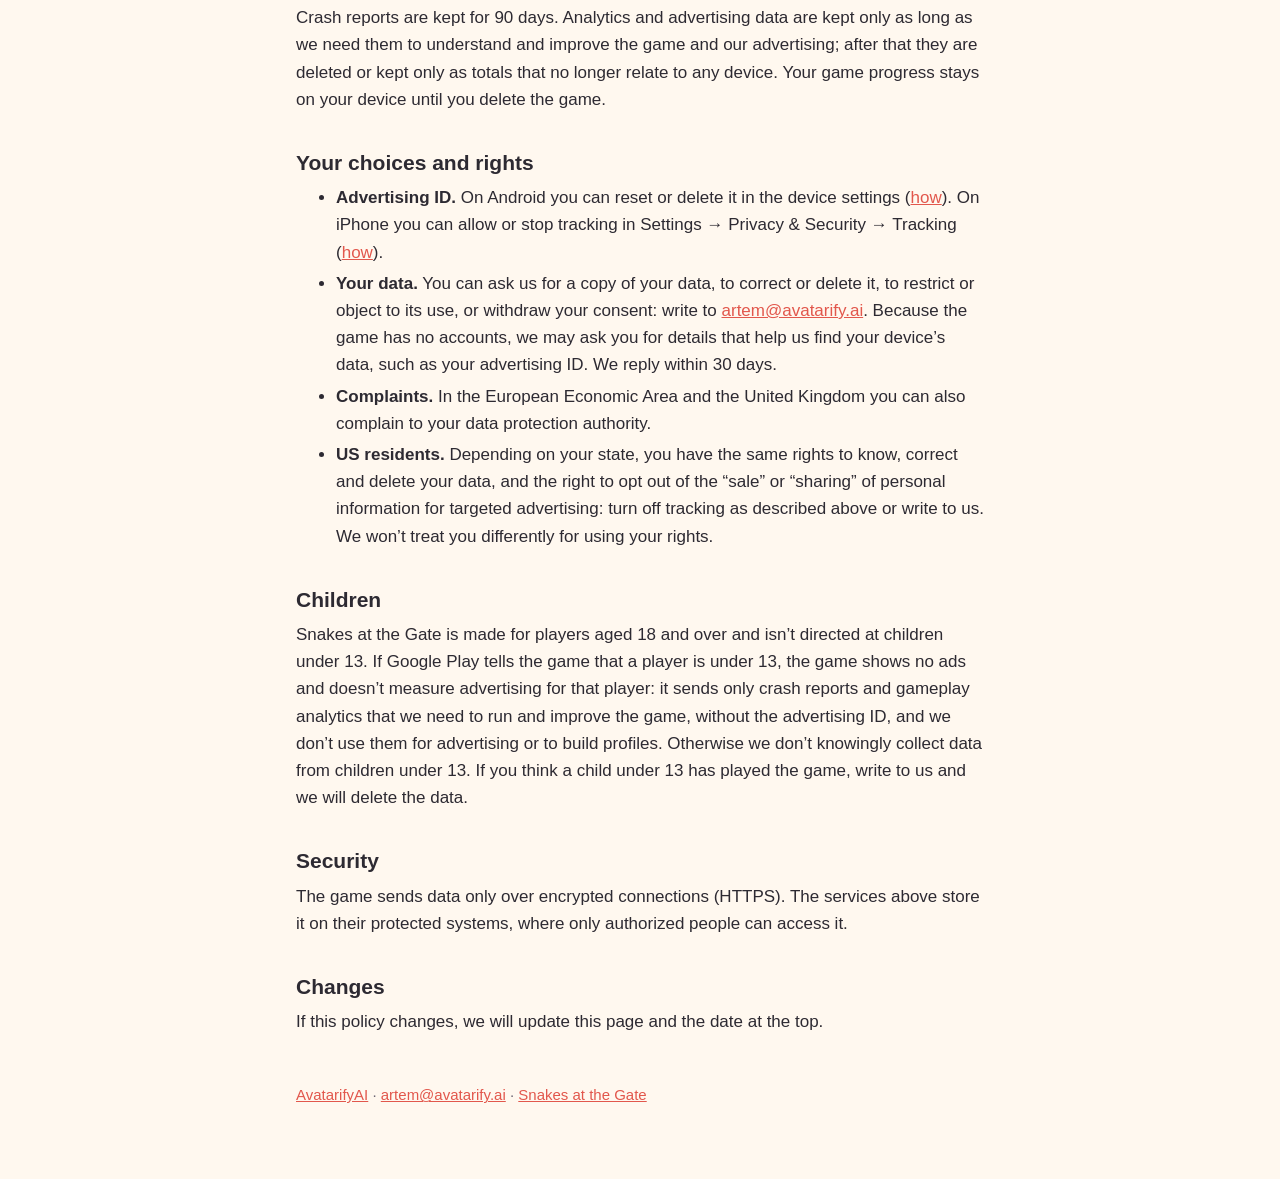
<file: pixelsnake/privacy.html>
<!doctype html>
<!-- Built by _src/build.py from _src/templates/privacy.html and _src/games/pixelsnake.json. Edit those, not this file. -->
<html lang="en">
<head>
<meta charset="utf-8">
<meta name="viewport" content="width=device-width, initial-scale=1">
<title>Privacy Policy – Snakes at the Gate</title>
<meta name="description" content="How Snakes at the Gate, a tower defense game for Android, collects, uses and shares data.">
<link rel="icon" href="icon.png">
<link rel="stylesheet" href="../style.css">
</head>
<body>
<main>
<header>
  <img src="icon.png" alt="Snakes at the Gate icon">
  <div>
    <h1>Snakes at the Gate Privacy Policy</h1>
    <p>Effective October 23, 2026</p>
  </div>
</header>

<p>Snakes at the Gate (“the game”) is a tower defense game for Android published by AvatarifyAI (“we”, “us”). This policy explains what data the game collects, why, who receives it and what you can do about it. Questions and requests: <a href="mailto:artem@avatarify.ai">artem@avatarify.ai</a>.</p>

<div class="summary">
<h2>In short</h2>
<ul>
  <li>The game has no accounts. We never ask for your name, email, phone number, contacts, photos or payment details, and we don’t collect your precise location.</li>
  <li>Your game progress stays on your device.</li>
  <li>To see how the game is played, fix crashes and measure our advertising, the game sends usage data, device information and device identifiers to the services listed below.</li>
  <li>We don’t run servers of our own: this data goes straight to those services.</li>
  <li>We don’t sell your data for money.</li>
</ul>
</div>

<h2>What the game collects and why</h2>
<h3>How you play</h3>
<p>The runs you start, win, lose and restart, the shooters you call and their rarity, the chests you break and the cards you pick, the upgrades you buy, the videos you watch, time spent and how smoothly the game runs, when the game is installed, opened and closed, and, if the game shows you ads, which ads were shown and what they earned. We use it to understand how the game is played and to improve it, and to measure which of our ad campaigns bring players.</p>
<h3>Device and app information</h3>
<p>Device model, operating system and its version, language, mobile carrier and the version of the game. We use it for the same analytics and to find and fix problems on particular devices.</p>
<h3>Identifiers</h3>
<ul>
  <li>Random identifiers that the services below create for your installation of the game, such as the Amplitude device ID and the Firebase installation ID, and on iPhone the identifier for vendor (IDFV). They let us count players and tell one player’s sessions apart from another’s.</li>
  <li>Your device’s advertising ID: on Android, the Google advertising ID; on iPhone, the advertising identifier (IDFA), only if you allow the game to track you when it asks. It is used to find out which ad campaign brought a player, to prevent fraud and, if the game shows you ads, for advertising.</li>
</ul>
<h3>Approximate location</h3>
<p>Your city and country, which the services determine from your IP address. We don’t collect GPS or any other precise location.</p>
<h3>Crash reports</h3>
<p>If the game crashes, Firebase Crashlytics receives a report with the state of the game and the device at that moment. We use it to fix bugs.</p>
<h3>Game settings</h3>
<p>The game downloads its settings, such as whether to suggest an update of the game, from Firebase Remote Config, using its Firebase installation ID.</p>

<h2>Advertising</h2>
<p>Some versions of the game show ads: if you choose to watch it, a short video that gives you more paint, an extra slot on the wall, new cards, all three cards, double coins or a second chance when the snake reaches the wall. The ads are served through AppLovin MAX, which picks an ad from several ad networks: AppLovin, Google AdMob and Unity Ads. These companies receive your device’s advertising ID, device information, IP address and your interactions with the ads in order to show ads, count views and clicks, prevent fraud and, where you allow it, show ads based on your interests.</p>
<ul>
  <li>In the European Economic Area, the United Kingdom and Switzerland the game asks for your consent before it starts any ads. If you agree, the ad networks named in the window may use your device’s advertising ID and how you play to show you ads that fit and to measure them, and Tenjin and Google Analytics for Firebase may measure which ads brought you to the game. If you don’t, the game still shows ads, but they aren’t based on your interests, and Tenjin and Google Analytics for Firebase don’t measure advertising for you. With “Manage options” you can choose for ads and for measurement separately. You can change your choice at any time in the game’s Settings → Privacy.</li>
  <li>Everywhere, you can turn on “Do not sell or share my personal information” in the game’s Settings → Privacy. The ad networks then don’t use your data for targeted advertising.</li>
</ul>
<ul>
  <li>In the United States, before it starts ads the game asks Google Play for your age range (Play Age Signals). In some states Google Play shares it only if you agree. The game starts no ads for players under 13, for supervised accounts whose parent hasn’t approved the game, where the law requires a verified age that isn’t verified, or if Google Play doesn’t answer. Your age range stays on your device: the game doesn’t send it to analytics or to ad networks.</li>
</ul>

<h2>Who receives the data</h2>
<div class="table">
<table>
  <tr><th>Service</th><th>What for</th><th>Their privacy policy</th></tr>
  <tr><td>Amplitude (Amplitude, Inc.)</td><td>Game analytics</td><td><a href="https://amplitude.com/privacy">amplitude.com/privacy</a></td></tr>
  <tr><td>Tenjin (Tenjin, Inc.)</td><td>Finding out which ad campaign brought a player, fraud prevention</td><td><a href="https://tenjin.com/privacy/">tenjin.com</a></td></tr>
  <tr><td>Firebase Analytics, Crashlytics and Remote Config; Google Ads (Google LLC)</td><td>Measuring our Google ad campaigns, crash reports, game settings</td><td><a href="https://firebase.google.com/support/privacy">Firebase</a>, <a href="https://policies.google.com/technologies/partner-sites">how Google uses data from apps</a></td></tr>
  <tr><td>AppLovin MAX and ad networks: AppLovin, Google AdMob, Unity Ads</td><td>Showing and measuring ads</td><td><a href="https://www.applovin.com/privacy/">AppLovin</a>, <a href="https://policies.google.com/privacy">Google</a>, <a href="https://unity.com/legal/privacy-policy">Unity</a></td></tr>
</table>
</div>
<p>Tenjin and Google tell the ad networks we buy ads from whether a player came from their ad and how far they got in the game, so that the networks can improve our campaigns.</p>
<p>These companies process data under their own privacy policies and their agreements with us. Some of them are based outside your country, including in the United States; they protect such transfers with the safeguards the law requires, such as the EU Standard Contractual Clauses.</p>

<h2>Legal bases</h2>
<p>If you are in the European Economic Area or the United Kingdom, we process your data on these grounds:</p>
<ul>
  <li>our legitimate interests: analytics to improve the game, crash reports, game settings, measuring our advertising and preventing fraud;</li>
  <li>your consent: ads based on your interests and, where the law requires it, advertising measurement. You can withdraw your consent at any time.</li>
</ul>

<h2>How long we keep data</h2>
<p>Crash reports are kept for 90 days. Analytics and advertising data are kept only as long as we need them to understand and improve the game and our advertising; after that they are deleted or kept only as totals that no longer relate to any device. Your game progress stays on your device until you delete the game.</p>

<h2>Your choices and rights</h2>
<ul>
  <li><strong>Advertising ID.</strong> On Android you can reset or delete it in the device settings (<a href="https://support.google.com/googleplay/answer/3405269">how</a>). On iPhone you can allow or stop tracking in Settings → Privacy &amp; Security → Tracking (<a href="https://support.apple.com/en-us/102420">how</a>).</li>
  <li><strong>Your data.</strong> You can ask us for a copy of your data, to correct or delete it, to restrict or object to its use, or withdraw your consent: write to <a href="mailto:artem@avatarify.ai">artem@avatarify.ai</a>. Because the game has no accounts, we may ask you for details that help us find your device’s data, such as your advertising ID. We reply within 30 days.</li>
  <li><strong>Complaints.</strong> In the European Economic Area and the United Kingdom you can also complain to your data protection authority.</li>
  <li><strong>US residents.</strong> Depending on your state, you have the same rights to know, correct and delete your data, and the right to opt out of the “sale” or “sharing” of personal information for targeted advertising: turn off tracking as described above or write to us. We won’t treat you differently for using your rights.</li>
</ul>

<h2>Children</h2>
<p>Snakes at the Gate is made for players aged 18 and over and isn’t directed at children under 13. If Google Play tells the game that a player is under 13, the game shows no ads and doesn’t measure advertising for that player: it sends only crash reports and gameplay analytics that we need to run and improve the game, without the advertising ID, and we don’t use them for advertising or to build profiles. Otherwise we don’t knowingly collect data from children under 13. If you think a child under 13 has played the game, write to us and we will delete the data.</p>

<h2>Security</h2>
<p>The game sends data only over encrypted connections (HTTPS). The services above store it on their protected systems, where only authorized people can access it.</p>

<h2>Changes</h2>
<p>If this policy changes, we will update this page and the date at the top.</p>

<footer>
  <p><a href="../">AvatarifyAI</a> · <a href="mailto:artem@avatarify.ai">artem@avatarify.ai</a> · <a href="./">Snakes at the Gate</a></p>
</footer>
</main>
</body>
</html>
</file>
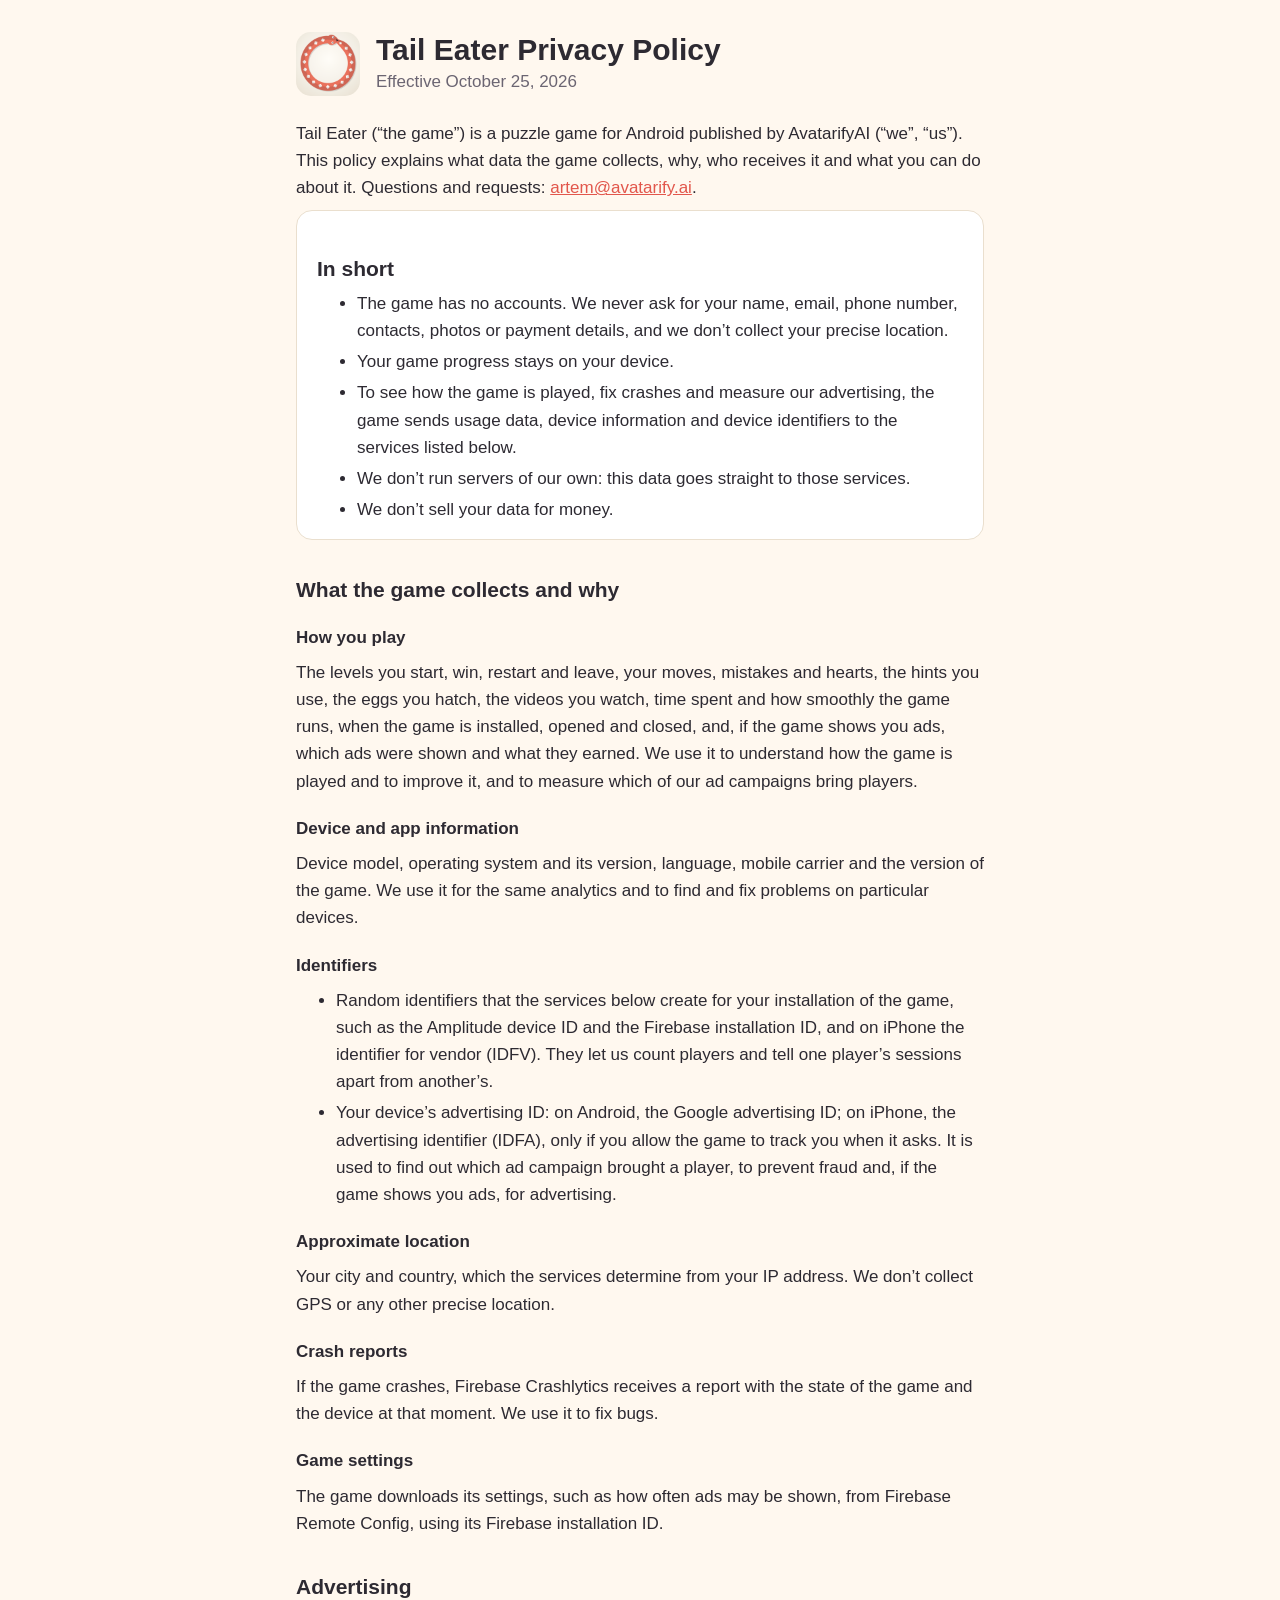
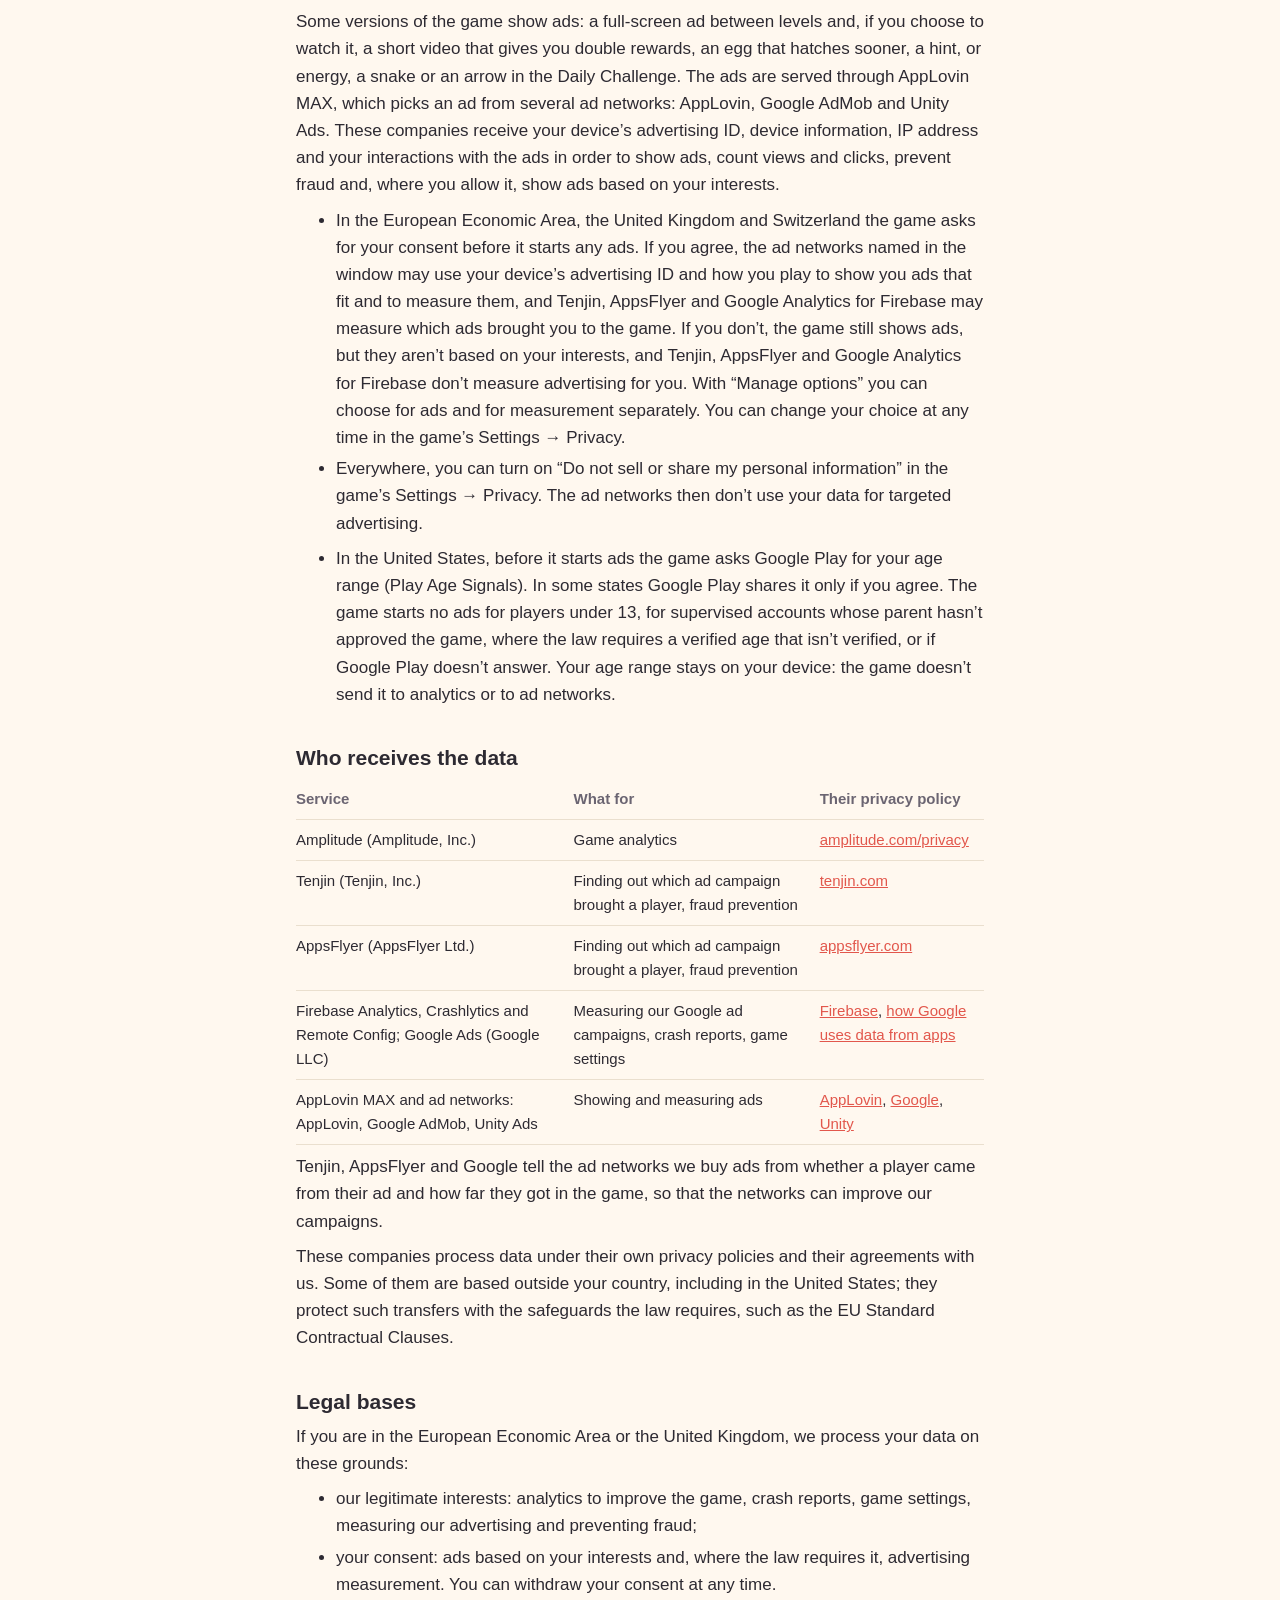
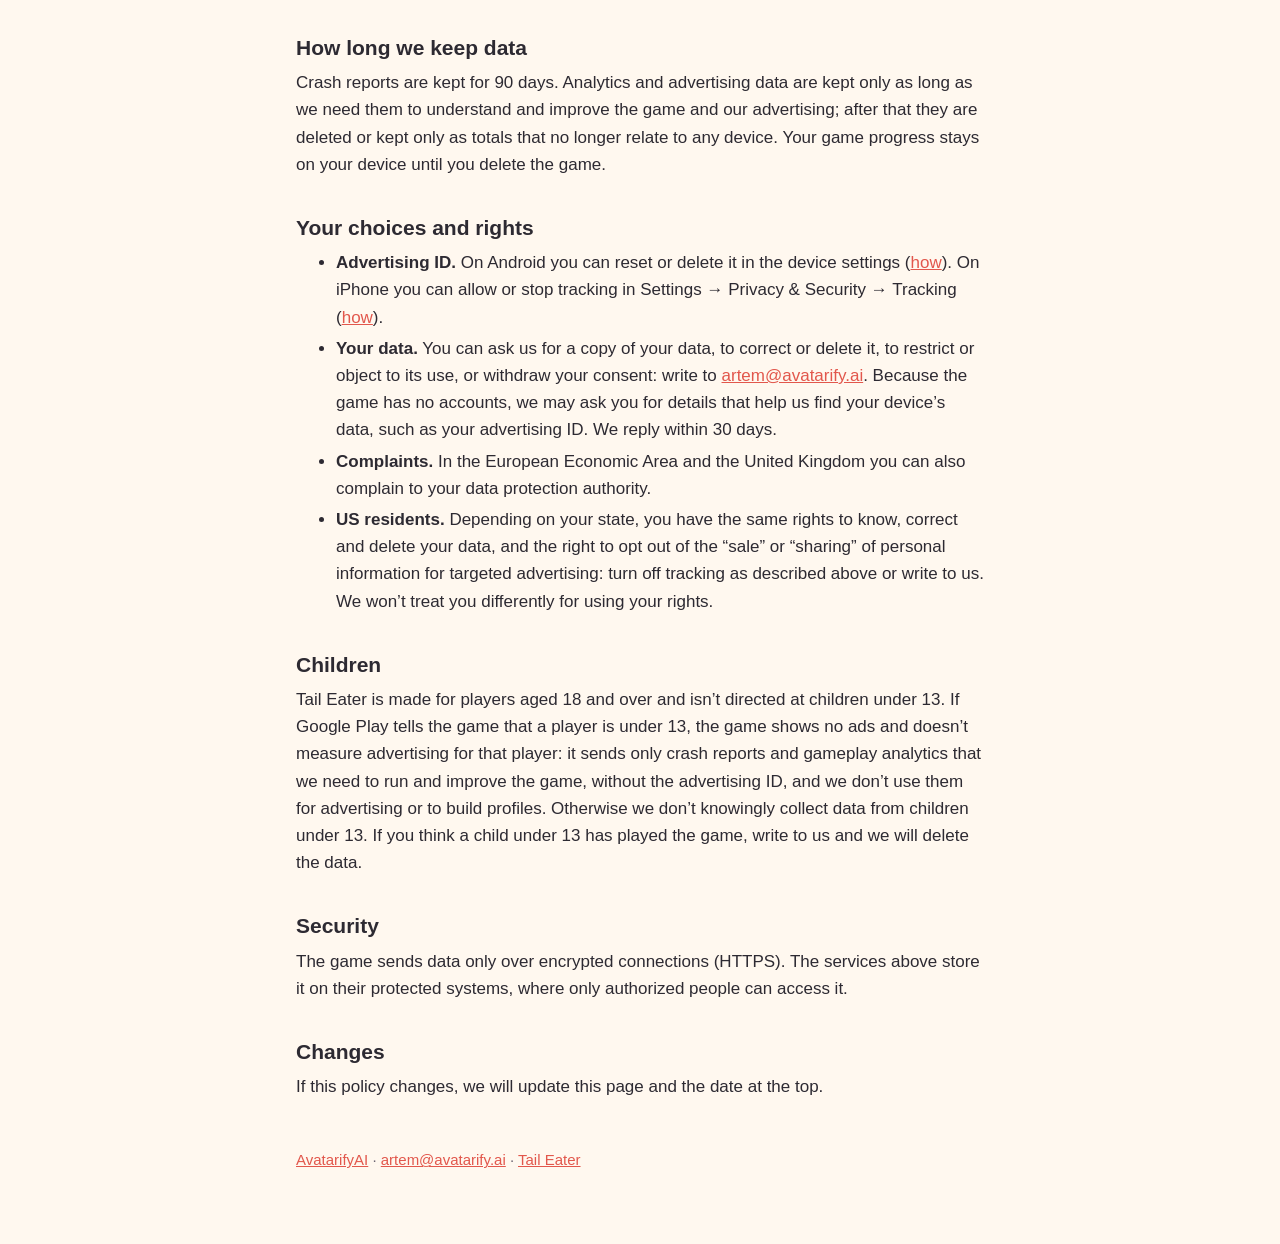
<file: taileater/privacy.html>
<!doctype html>
<!-- Built by _src/build.py from _src/templates/privacy.html and _src/games/taileater.json. Edit those, not this file. -->
<html lang="en">
<head>
<meta charset="utf-8">
<meta name="viewport" content="width=device-width, initial-scale=1">
<title>Privacy Policy – Tail Eater</title>
<meta name="description" content="How Tail Eater, a puzzle game for Android, collects, uses and shares data.">
<link rel="icon" href="icon.png">
<link rel="stylesheet" href="../style.css">
</head>
<body>
<main>
<header>
  <img src="icon.png" alt="Tail Eater icon">
  <div>
    <h1>Tail Eater Privacy Policy</h1>
    <p>Effective October 25, 2026</p>
  </div>
</header>

<p>Tail Eater (“the game”) is a puzzle game for Android published by AvatarifyAI (“we”, “us”). This policy explains what data the game collects, why, who receives it and what you can do about it. Questions and requests: <a href="mailto:artem@avatarify.ai">artem@avatarify.ai</a>.</p>

<div class="summary">
<h2>In short</h2>
<ul>
  <li>The game has no accounts. We never ask for your name, email, phone number, contacts, photos or payment details, and we don’t collect your precise location.</li>
  <li>Your game progress stays on your device.</li>
  <li>To see how the game is played, fix crashes and measure our advertising, the game sends usage data, device information and device identifiers to the services listed below.</li>
  <li>We don’t run servers of our own: this data goes straight to those services.</li>
  <li>We don’t sell your data for money.</li>
</ul>
</div>

<h2>What the game collects and why</h2>
<h3>How you play</h3>
<p>The levels you start, win, restart and leave, your moves, mistakes and hearts, the hints you use, the eggs you hatch, the videos you watch, time spent and how smoothly the game runs, when the game is installed, opened and closed, and, if the game shows you ads, which ads were shown and what they earned. We use it to understand how the game is played and to improve it, and to measure which of our ad campaigns bring players.</p>
<h3>Device and app information</h3>
<p>Device model, operating system and its version, language, mobile carrier and the version of the game. We use it for the same analytics and to find and fix problems on particular devices.</p>
<h3>Identifiers</h3>
<ul>
  <li>Random identifiers that the services below create for your installation of the game, such as the Amplitude device ID and the Firebase installation ID, and on iPhone the identifier for vendor (IDFV). They let us count players and tell one player’s sessions apart from another’s.</li>
  <li>Your device’s advertising ID: on Android, the Google advertising ID; on iPhone, the advertising identifier (IDFA), only if you allow the game to track you when it asks. It is used to find out which ad campaign brought a player, to prevent fraud and, if the game shows you ads, for advertising.</li>
</ul>
<h3>Approximate location</h3>
<p>Your city and country, which the services determine from your IP address. We don’t collect GPS or any other precise location.</p>
<h3>Crash reports</h3>
<p>If the game crashes, Firebase Crashlytics receives a report with the state of the game and the device at that moment. We use it to fix bugs.</p>
<h3>Game settings</h3>
<p>The game downloads its settings, such as how often ads may be shown, from Firebase Remote Config, using its Firebase installation ID.</p>

<h2>Advertising</h2>
<p>Some versions of the game show ads: a full-screen ad between levels and, if you choose to watch it, a short video that gives you double rewards, an egg that hatches sooner, a hint, or energy, a snake or an arrow in the Daily Challenge. The ads are served through AppLovin MAX, which picks an ad from several ad networks: AppLovin, Google AdMob and Unity Ads. These companies receive your device’s advertising ID, device information, IP address and your interactions with the ads in order to show ads, count views and clicks, prevent fraud and, where you allow it, show ads based on your interests.</p>
<ul>
  <li>In the European Economic Area, the United Kingdom and Switzerland the game asks for your consent before it starts any ads. If you agree, the ad networks named in the window may use your device’s advertising ID and how you play to show you ads that fit and to measure them, and Tenjin, AppsFlyer and Google Analytics for Firebase may measure which ads brought you to the game. If you don’t, the game still shows ads, but they aren’t based on your interests, and Tenjin, AppsFlyer and Google Analytics for Firebase don’t measure advertising for you. With “Manage options” you can choose for ads and for measurement separately. You can change your choice at any time in the game’s Settings → Privacy.</li>
  <li>Everywhere, you can turn on “Do not sell or share my personal information” in the game’s Settings → Privacy. The ad networks then don’t use your data for targeted advertising.</li>
</ul>
<ul>
  <li>In the United States, before it starts ads the game asks Google Play for your age range (Play Age Signals). In some states Google Play shares it only if you agree. The game starts no ads for players under 13, for supervised accounts whose parent hasn’t approved the game, where the law requires a verified age that isn’t verified, or if Google Play doesn’t answer. Your age range stays on your device: the game doesn’t send it to analytics or to ad networks.</li>
</ul>

<h2>Who receives the data</h2>
<div class="table">
<table>
  <tr><th>Service</th><th>What for</th><th>Their privacy policy</th></tr>
  <tr><td>Amplitude (Amplitude, Inc.)</td><td>Game analytics</td><td><a href="https://amplitude.com/privacy">amplitude.com/privacy</a></td></tr>
  <tr><td>Tenjin (Tenjin, Inc.)</td><td>Finding out which ad campaign brought a player, fraud prevention</td><td><a href="https://tenjin.com/privacy/">tenjin.com</a></td></tr>
  <tr><td>AppsFlyer (AppsFlyer Ltd.)</td><td>Finding out which ad campaign brought a player, fraud prevention</td><td><a href="https://www.appsflyer.com/legal/services-privacy-policy/">appsflyer.com</a></td></tr>
  <tr><td>Firebase Analytics, Crashlytics and Remote Config; Google Ads (Google LLC)</td><td>Measuring our Google ad campaigns, crash reports, game settings</td><td><a href="https://firebase.google.com/support/privacy">Firebase</a>, <a href="https://policies.google.com/technologies/partner-sites">how Google uses data from apps</a></td></tr>
  <tr><td>AppLovin MAX and ad networks: AppLovin, Google AdMob, Unity Ads</td><td>Showing and measuring ads</td><td><a href="https://www.applovin.com/privacy/">AppLovin</a>, <a href="https://policies.google.com/privacy">Google</a>, <a href="https://unity.com/legal/privacy-policy">Unity</a></td></tr>
</table>
</div>
<p>Tenjin, AppsFlyer and Google tell the ad networks we buy ads from whether a player came from their ad and how far they got in the game, so that the networks can improve our campaigns.</p>
<p>These companies process data under their own privacy policies and their agreements with us. Some of them are based outside your country, including in the United States; they protect such transfers with the safeguards the law requires, such as the EU Standard Contractual Clauses.</p>

<h2>Legal bases</h2>
<p>If you are in the European Economic Area or the United Kingdom, we process your data on these grounds:</p>
<ul>
  <li>our legitimate interests: analytics to improve the game, crash reports, game settings, measuring our advertising and preventing fraud;</li>
  <li>your consent: ads based on your interests and, where the law requires it, advertising measurement. You can withdraw your consent at any time.</li>
</ul>

<h2>How long we keep data</h2>
<p>Crash reports are kept for 90 days. Analytics and advertising data are kept only as long as we need them to understand and improve the game and our advertising; after that they are deleted or kept only as totals that no longer relate to any device. Your game progress stays on your device until you delete the game.</p>

<h2>Your choices and rights</h2>
<ul>
  <li><strong>Advertising ID.</strong> On Android you can reset or delete it in the device settings (<a href="https://support.google.com/googleplay/answer/3405269">how</a>). On iPhone you can allow or stop tracking in Settings → Privacy &amp; Security → Tracking (<a href="https://support.apple.com/en-us/102420">how</a>).</li>
  <li><strong>Your data.</strong> You can ask us for a copy of your data, to correct or delete it, to restrict or object to its use, or withdraw your consent: write to <a href="mailto:artem@avatarify.ai">artem@avatarify.ai</a>. Because the game has no accounts, we may ask you for details that help us find your device’s data, such as your advertising ID. We reply within 30 days.</li>
  <li><strong>Complaints.</strong> In the European Economic Area and the United Kingdom you can also complain to your data protection authority.</li>
  <li><strong>US residents.</strong> Depending on your state, you have the same rights to know, correct and delete your data, and the right to opt out of the “sale” or “sharing” of personal information for targeted advertising: turn off tracking as described above or write to us. We won’t treat you differently for using your rights.</li>
</ul>

<h2>Children</h2>
<p>Tail Eater is made for players aged 18 and over and isn’t directed at children under 13. If Google Play tells the game that a player is under 13, the game shows no ads and doesn’t measure advertising for that player: it sends only crash reports and gameplay analytics that we need to run and improve the game, without the advertising ID, and we don’t use them for advertising or to build profiles. Otherwise we don’t knowingly collect data from children under 13. If you think a child under 13 has played the game, write to us and we will delete the data.</p>

<h2>Security</h2>
<p>The game sends data only over encrypted connections (HTTPS). The services above store it on their protected systems, where only authorized people can access it.</p>

<h2>Changes</h2>
<p>If this policy changes, we will update this page and the date at the top.</p>

<footer>
  <p><a href="../">AvatarifyAI</a> · <a href="mailto:artem@avatarify.ai">artem@avatarify.ai</a> · <a href="./">Tail Eater</a></p>
</footer>
</main>
</body>
</html>
</file>
<file: style.css>
:root {
  --paper: #fff8ef;
  --card: #ffffff;
  --ink: #2d2a32;
  --muted: #6b6572;
  --line: #eadfce;
  --accent: #e2574c;
  color-scheme: light dark;
}
@media (prefers-color-scheme: dark) {
  :root {
    --paper: #1d1b20;
    --card: #27242b;
    --ink: #f3eee8;
    --muted: #b3aab8;
    --line: #3a3540;
    --accent: #ff8a7a;
  }
}
* { box-sizing: border-box; }
body {
  margin: 0;
  background: var(--paper);
  color: var(--ink);
  font: 17px/1.6 -apple-system, BlinkMacSystemFont, "Segoe UI", Roboto, "Helvetica Neue", Arial, sans-serif;
  -webkit-text-size-adjust: 100%;
}
main { max-width: 720px; margin: 0 auto; padding: 32px 16px 64px; }
header { display: flex; align-items: center; gap: 16px; margin-bottom: 24px; }
header img { width: 64px; height: 64px; border-radius: 15px; flex: none; }
header p { margin: 0; color: var(--muted); }
h1 { font-size: 30px; line-height: 1.2; margin: 0; }
h2 { font-size: 21px; line-height: 1.3; margin: 36px 0 8px; }
h3 { font-size: 17px; margin: 20px 0 4px; }
p, ul, ol { margin: 8px 0; }
li { margin: 4px 0; }
a { color: var(--accent); overflow-wrap: anywhere; }
.summary { background: var(--card); border: 1px solid var(--line); border-radius: 16px; padding: 8px 20px; }
.table { overflow-x: auto; }
table { border-collapse: collapse; width: 100%; font-size: 15px; }
th, td { text-align: left; vertical-align: top; padding: 8px 10px 8px 0; border-bottom: 1px solid var(--line); }
th { color: var(--muted); font-weight: 600; }
footer { margin-top: 48px; color: var(--muted); font-size: 15px; }
.links { display: flex; flex-wrap: wrap; gap: 12px; margin: 20px 0; }
.links a { background: var(--card); border: 1px solid var(--line); border-radius: 999px; padding: 8px 16px; text-decoration: none; }
.games { list-style: none; padding: 0; margin: 24px 0; display: grid; gap: 12px; }
.games li { display: flex; align-items: center; gap: 16px; margin: 0; padding: 16px; background: var(--card); border: 1px solid var(--line); border-radius: 16px; }
.games img { width: 56px; height: 56px; border-radius: 13px; flex: none; }
.games h2 { font-size: 19px; margin: 0; }
.games h2 a { color: var(--ink); text-decoration: none; }
.games p { margin: 2px 0 0; color: var(--muted); font-size: 15px; }
</file>
